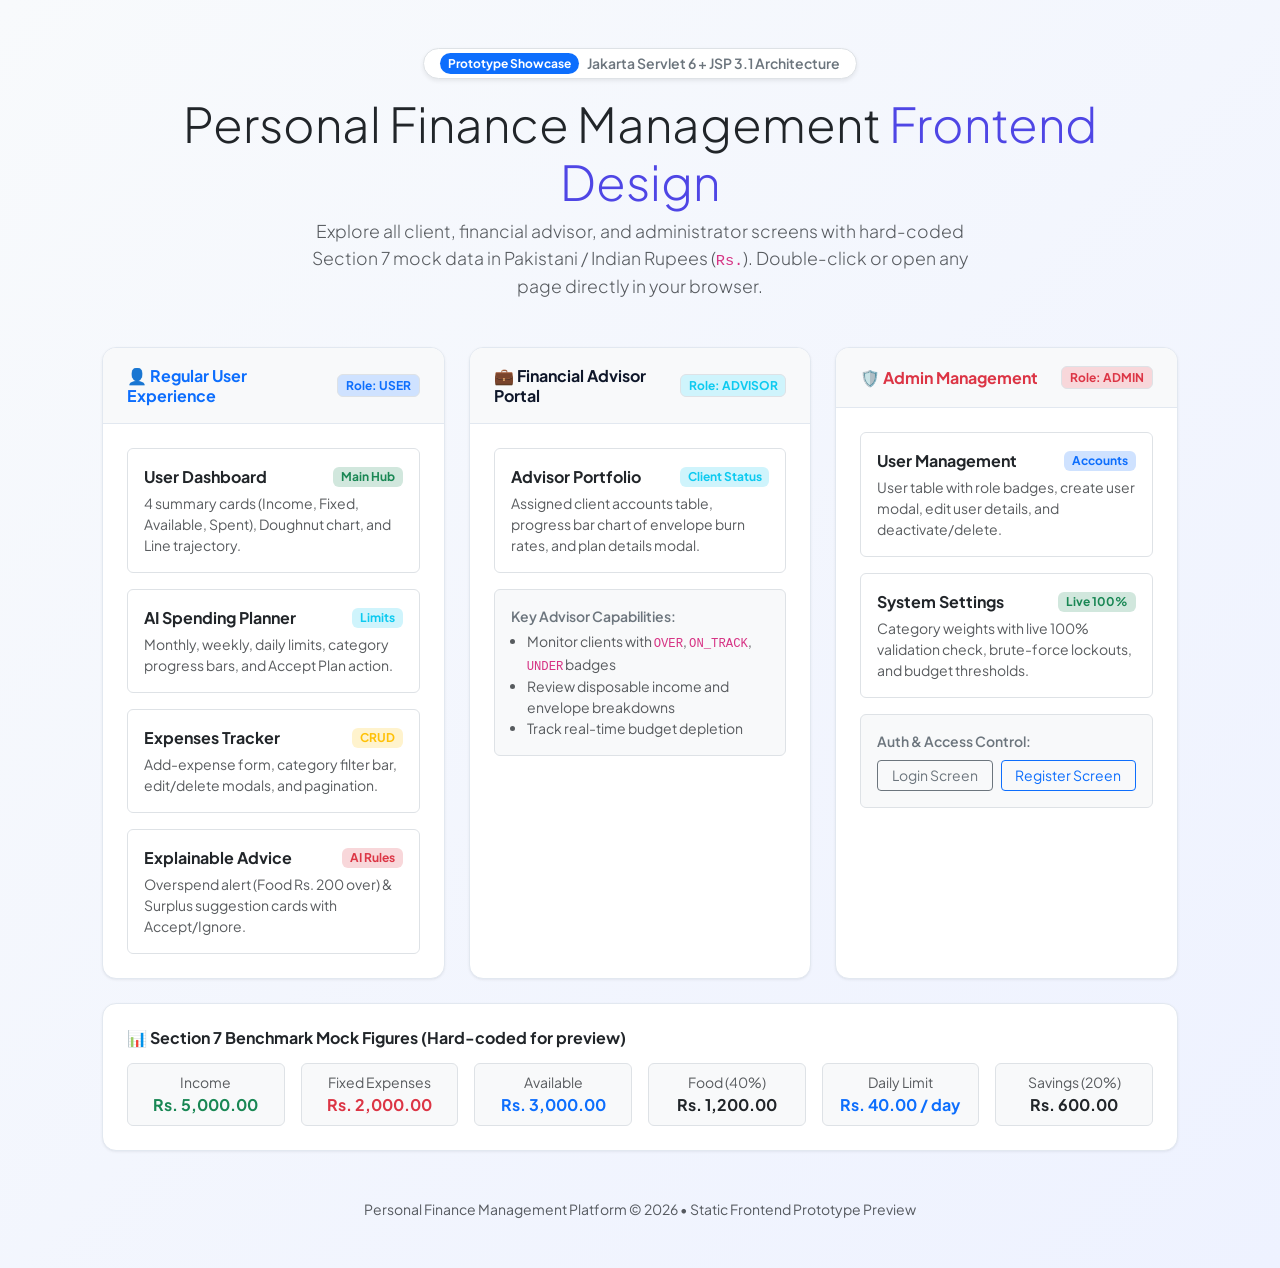
<file: preview/index.html>
<!DOCTYPE html>
<html lang="en">
<head>
    <meta charset="UTF-8">
    <meta name="viewport" content="width=device-width, initial-scale=1.0">
    <title>Frontend UI Preview Hub | Personal Finance Management Platform</title>
    <link href="https://cdn.jsdelivr.net/npm/bootstrap@5.3.3/dist/css/bootstrap.min.css" rel="stylesheet">
    <link rel="stylesheet" href="css/style.css">
</head>
<body style="background: linear-gradient(135deg, #f8fafc 0%, #eef2ff 100%); min-height: 100vh;">
    <div class="container py-5" style="max-width: 1100px;">
        <div class="text-center mb-5">
            <div class="d-inline-flex align-items-center gap-2 px-3 py-1 rounded-pill bg-white shadow-sm border mb-3">
                <span class="badge bg-primary rounded-pill">Prototype Showcase</span>
                <span class="small fw-semibold text-secondary">Jakarta Servlet 6 + JSP 3.1 Architecture</span>
            </div>
            <h1 class="display-5 fw-extrabold text-dark tracking-tight mb-2">
                Personal Finance Management <span style="color: var(--primary-indigo);">Frontend Design</span>
            </h1>
            <p class="text-muted lead mx-auto" style="max-width: 680px; font-size: 1.1rem;">
                Explore all client, financial advisor, and administrator screens with hard-coded Section 7 mock data in Pakistani / Indian Rupees (<code>Rs.</code>). Double-click or open any page directly in your browser.
            </p>
        </div>

        <div class="row g-4">
            <!-- User Role Column -->
            <div class="col-md-4">
                <div class="card card-fintech h-100">
                    <div class="card-header-clean bg-light">
                        <h6 class="text-primary mb-0">👤 Regular User Experience</h6>
                        <span class="badge bg-primary-subtle text-primary border">Role: USER</span>
                    </div>
                    <div class="card-body-clean d-flex flex-column gap-3">
                        <a href="user-dashboard.html" class="d-block p-3 rounded border text-decoration-none bg-white hover-shadow transition">
                            <div class="d-flex justify-content-between align-items-center mb-1">
                                <strong class="text-dark">User Dashboard</strong>
                                <span class="badge bg-success-subtle text-success">Main Hub</span>
                            </div>
                            <small class="text-muted d-block">4 summary cards (Income, Fixed, Available, Spent), Doughnut chart, and Line trajectory.</small>
                        </a>

                        <a href="planner.html" class="d-block p-3 rounded border text-decoration-none bg-white hover-shadow transition">
                            <div class="d-flex justify-content-between align-items-center mb-1">
                                <strong class="text-dark">AI Spending Planner</strong>
                                <span class="badge bg-info-subtle text-info">Limits</span>
                            </div>
                            <small class="text-muted d-block">Monthly, weekly, daily limits, category progress bars, and Accept Plan action.</small>
                        </a>

                        <a href="expenses.html" class="d-block p-3 rounded border text-decoration-none bg-white hover-shadow transition">
                            <div class="d-flex justify-content-between align-items-center mb-1">
                                <strong class="text-dark">Expenses Tracker</strong>
                                <span class="badge bg-warning-subtle text-warning">CRUD</span>
                            </div>
                            <small class="text-muted d-block">Add-expense form, category filter bar, edit/delete modals, and pagination.</small>
                        </a>

                        <a href="advice.html" class="d-block p-3 rounded border text-decoration-none bg-white hover-shadow transition">
                            <div class="d-flex justify-content-between align-items-center mb-1">
                                <strong class="text-dark">Explainable Advice</strong>
                                <span class="badge bg-danger-subtle text-danger">AI Rules</span>
                            </div>
                            <small class="text-muted d-block">Overspend alert (Food Rs. 200 over) &amp; Surplus suggestion cards with Accept/Ignore.</small>
                        </a>
                    </div>
                </div>
            </div>

            <!-- Advisor Role Column -->
            <div class="col-md-4">
                <div class="card card-fintech h-100">
                    <div class="card-header-clean bg-light">
                        <h6 class="text-teal mb-0">💼 Financial Advisor Portal</h6>
                        <span class="badge bg-info-subtle text-info border">Role: ADVISOR</span>
                    </div>
                    <div class="card-body-clean d-flex flex-column gap-3">
                        <a href="advisor-dashboard.html" class="d-block p-3 rounded border text-decoration-none bg-white hover-shadow transition">
                            <div class="d-flex justify-content-between align-items-center mb-1">
                                <strong class="text-dark">Advisor Portfolio</strong>
                                <span class="badge bg-info-subtle text-info">Client Status</span>
                            </div>
                            <small class="text-muted d-block">Assigned client accounts table, progress bar chart of envelope burn rates, and plan details modal.</small>
                        </a>

                        <div class="p-3 rounded border bg-light">
                            <div class="fw-semibold text-secondary small mb-1">Key Advisor Capabilities:</div>
                            <ul class="small text-muted ps-3 mb-0">
                                <li>Monitor clients with <code>OVER</code>, <code>ON_TRACK</code>, <code>UNDER</code> badges</li>
                                <li>Review disposable income and envelope breakdowns</li>
                                <li>Track real-time budget depletion</li>
                            </ul>
                        </div>
                    </div>
                </div>
            </div>

            <!-- Admin Role Column -->
            <div class="col-md-4">
                <div class="card card-fintech h-100">
                    <div class="card-header-clean bg-light">
                        <h6 class="text-danger mb-0">🛡️ Admin Management</h6>
                        <span class="badge bg-danger-subtle text-danger border">Role: ADMIN</span>
                    </div>
                    <div class="card-body-clean d-flex flex-column gap-3">
                        <a href="admin-users.html" class="d-block p-3 rounded border text-decoration-none bg-white hover-shadow transition">
                            <div class="d-flex justify-content-between align-items-center mb-1">
                                <strong class="text-dark">User Management</strong>
                                <span class="badge bg-primary-subtle text-primary">Accounts</span>
                            </div>
                            <small class="text-muted d-block">User table with role badges, create user modal, edit user details, and deactivate/delete.</small>
                        </a>

                        <a href="admin-settings.html" class="d-block p-3 rounded border text-decoration-none bg-white hover-shadow transition">
                            <div class="d-flex justify-content-between align-items-center mb-1">
                                <strong class="text-dark">System Settings</strong>
                                <span class="badge bg-success-subtle text-success">Live 100%</span>
                            </div>
                            <small class="text-muted d-block">Category weights with live 100% validation check, brute-force lockouts, and budget thresholds.</small>
                        </a>

                        <div class="p-3 rounded border bg-light">
                            <div class="fw-semibold text-secondary small mb-1">Auth &amp; Access Control:</div>
                            <div class="d-flex gap-2 mt-2">
                                <a href="login.html" class="btn btn-sm btn-outline-secondary flex-fill">Login Screen</a>
                                <a href="register.html" class="btn btn-sm btn-outline-primary flex-fill">Register Screen</a>
                            </div>
                        </div>
                    </div>
                </div>
            </div>
        </div>

        <!-- Section 7 Mock Numbers Summary Pill -->
        <div class="card card-fintech mt-4 bg-white p-4">
            <h6 class="fw-bold text-dark mb-3">📊 Section 7 Benchmark Mock Figures (Hard-coded for preview)</h6>
            <div class="row g-3 text-center small">
                <div class="col-6 col-md-2">
                    <div class="p-2 border rounded bg-light">
                        <div class="text-muted">Income</div>
                        <strong class="text-success fs-6">Rs. 5,000.00</strong>
                    </div>
                </div>
                <div class="col-6 col-md-2">
                    <div class="p-2 border rounded bg-light">
                        <div class="text-muted">Fixed Expenses</div>
                        <strong class="text-danger fs-6">Rs. 2,000.00</strong>
                    </div>
                </div>
                <div class="col-6 col-md-2">
                    <div class="p-2 border rounded bg-light">
                        <div class="text-muted">Available</div>
                        <strong class="text-primary fs-6">Rs. 3,000.00</strong>
                    </div>
                </div>
                <div class="col-6 col-md-2">
                    <div class="p-2 border rounded bg-light">
                        <div class="text-muted">Food (40%)</div>
                        <strong class="text-dark fs-6">Rs. 1,200.00</strong>
                    </div>
                </div>
                <div class="col-6 col-md-2">
                    <div class="p-2 border rounded bg-light">
                        <div class="text-muted">Daily Limit</div>
                        <strong class="text-primary fs-6">Rs. 40.00 / day</strong>
                    </div>
                </div>
                <div class="col-6 col-md-2">
                    <div class="p-2 border rounded bg-light">
                        <div class="text-muted">Savings (20%)</div>
                        <strong class="text-teal fs-6">Rs. 600.00</strong>
                    </div>
                </div>
            </div>
        </div>

        <div class="text-center mt-5 text-muted small">
            Personal Finance Management Platform &copy; 2026 • Static Frontend Prototype Preview
        </div>
    </div>
</body>
</html>
</file>
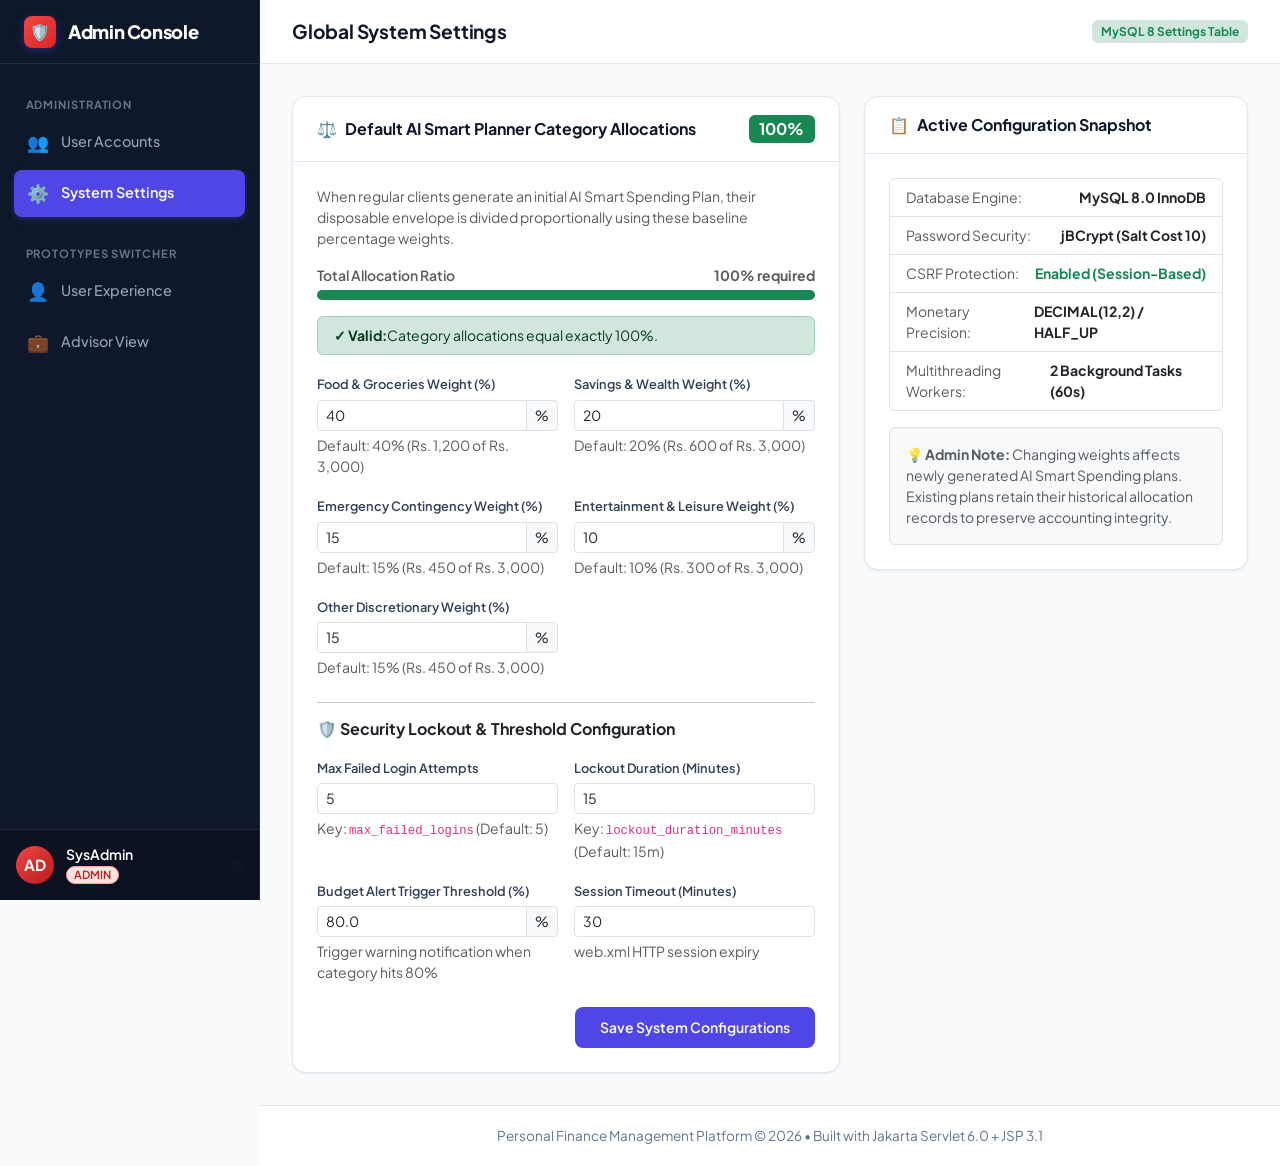
<file: preview/admin-settings.html>
<!DOCTYPE html>
<html lang="en">
<head>
    <meta charset="UTF-8">
    <meta name="viewport" content="width=device-width, initial-scale=1.0">
    <title>System Settings &amp; AI Allocation Weights - Admin Console</title>
    <link href="https://cdn.jsdelivr.net/npm/bootstrap@5.3.3/dist/css/bootstrap.min.css" rel="stylesheet">
    <link rel="stylesheet" href="css/style.css">
</head>
<body>
    <div class="app-wrapper">
        <!-- Sidebar Backdrop for Mobile -->
        <div class="sidebar-backdrop" id="sidebarBackdrop"></div>

        <!-- Fixed Left Sidebar -->
        <aside class="app-sidebar" id="appSidebar">
            <a href="index.html" class="sidebar-brand">
                <span class="brand-icon" style="background: linear-gradient(135deg, #ef4444 0%, #dc2626 100%);">🛡️</span>
                <span>Admin Console</span>
            </a>

            <div class="sidebar-menu">
                <div class="sidebar-heading">Administration</div>
                <a href="admin-users.html" class="sidebar-nav-item">
                    <span class="nav-icon">👥</span>
                    <span>User Accounts</span>
                </a>
                <a href="admin-settings.html" class="sidebar-nav-item active">
                    <span class="nav-icon">⚙️</span>
                    <span>System Settings</span>
                </a>

                <div class="sidebar-heading mt-3">Prototypes Switcher</div>
                <a href="user-dashboard.html" class="sidebar-nav-item">
                    <span class="nav-icon">👤</span>
                    <span>User Experience</span>
                </a>
                <a href="advisor-dashboard.html" class="sidebar-nav-item">
                    <span class="nav-icon">💼</span>
                    <span>Advisor View</span>
                </a>
            </div>

            <div class="sidebar-footer">
                <div class="sidebar-user">
                    <div class="user-avatar" style="background: linear-gradient(135deg, #ef4444, #b91c1c);">AD</div>
                    <div class="user-info">
                        <div class="user-name">SysAdmin</div>
                        <span class="badge badge-role-admin user-role-badge">ADMIN</span>
                    </div>
                    <a href="login.html" class="ms-auto text-muted text-decoration-none" title="Log Out">⎋</a>
                </div>
            </div>
        </aside>

        <!-- Main Content Area -->
        <div class="app-main">
            <!-- Topbar -->
            <header class="app-topbar">
                <div class="topbar-left">
                    <button class="sidebar-toggle-btn" id="sidebarToggleBtn" aria-label="Toggle Navigation">☰</button>
                    <h1 class="page-title">Global System Settings</h1>
                </div>

                <div class="topbar-right">
                    <span class="badge bg-success-subtle text-success border">MySQL 8 Settings Table</span>
                </div>
            </header>

            <!-- Page Body Content -->
            <main class="app-content">
                <div class="row g-4">
                    <!-- Left: Category Allocation Weights (with Live 100% check) -->
                    <div class="col-lg-7">
                        <div class="card card-fintech h-100">
                            <div class="card-header-clean">
                                <h6><span>⚖️</span> Default AI Smart Planner Category Allocations</h6>
                                <span class="badge bg-primary" id="weightSumDisplay">100%</span>
                            </div>
                            <div class="card-body-clean">
                                <p class="text-muted small mb-3">
                                    When regular clients generate an initial AI Smart Spending Plan, their disposable envelope is divided proportionally using these baseline percentage weights.
                                </p>

                                <!-- Live 100% Progress Bar -->
                                <div class="mb-3">
                                    <div class="d-flex justify-content-between small text-muted mb-1">
                                        <span class="fw-semibold">Total Allocation Ratio</span>
                                        <span class="fw-bold" id="weightRatioText">100% required</span>
                                    </div>
                                    <div class="progress" style="height: 10px;">
                                        <div class="progress-bar bg-success" id="weightSumProgress" role="progressbar" style="width: 100%;"></div>
                                    </div>
                                </div>

                                <!-- Validation Alert Display -->
                                <div id="weightValidationAlert" class="alert alert-success d-flex align-items-center py-2 px-3 small mb-4">
                                    <strong>✓ Valid:</strong> Category allocations equal exactly 100%.
                                </div>

                                <form id="settingsForm" data-preview-handler="true" data-preview-action="System Settings Updated">
                                    <input type="hidden" name="csrfToken" value="preview-token">
                                    
                                    <div class="row g-3 mb-4">
                                        <div class="col-sm-6">
                                            <label class="form-label-clean">Food &amp; Groceries Weight (%)</label>
                                            <div class="input-group input-group-sm">
                                                <input type="number" step="1" min="0" max="100" class="form-control weight-input" id="weightFood" name="weight_Food" value="40" required>
                                                <span class="input-group-text">%</span>
                                            </div>
                                            <div class="form-text small">Default: 40% (Rs. 1,200 of Rs. 3,000)</div>
                                        </div>

                                        <div class="col-sm-6">
                                            <label class="form-label-clean">Savings &amp; Wealth Weight (%)</label>
                                            <div class="input-group input-group-sm">
                                                <input type="number" step="1" min="0" max="100" class="form-control weight-input" id="weightSavings" name="weight_Savings" value="20" required>
                                                <span class="input-group-text">%</span>
                                            </div>
                                            <div class="form-text small">Default: 20% (Rs. 600 of Rs. 3,000)</div>
                                        </div>

                                        <div class="col-sm-6">
                                            <label class="form-label-clean">Emergency Contingency Weight (%)</label>
                                            <div class="input-group input-group-sm">
                                                <input type="number" step="1" min="0" max="100" class="form-control weight-input" id="weightEmergency" name="weight_Emergency" value="15" required>
                                                <span class="input-group-text">%</span>
                                            </div>
                                            <div class="form-text small">Default: 15% (Rs. 450 of Rs. 3,000)</div>
                                        </div>

                                        <div class="col-sm-6">
                                            <label class="form-label-clean">Entertainment &amp; Leisure Weight (%)</label>
                                            <div class="input-group input-group-sm">
                                                <input type="number" step="1" min="0" max="100" class="form-control weight-input" id="weightEntertainment" name="weight_Entertainment" value="10" required>
                                                <span class="input-group-text">%</span>
                                            </div>
                                            <div class="form-text small">Default: 10% (Rs. 300 of Rs. 3,000)</div>
                                        </div>

                                        <div class="col-sm-6">
                                            <label class="form-label-clean">Other Discretionary Weight (%)</label>
                                            <div class="input-group input-group-sm">
                                                <input type="number" step="1" min="0" max="100" class="form-control weight-input" id="weightOther" name="weight_Other" value="15" required>
                                                <span class="input-group-text">%</span>
                                            </div>
                                            <div class="form-text small">Default: 15% (Rs. 450 of Rs. 3,000)</div>
                                        </div>
                                    </div>

                                    <hr>

                                    <!-- Right/Bottom: Thresholds and Lockouts -->
                                    <h6 class="fw-bold text-dark mb-3">🛡️ Security Lockout &amp; Threshold Configuration</h6>
                                    <div class="row g-3">
                                        <div class="col-sm-6">
                                            <label class="form-label-clean">Max Failed Login Attempts</label>
                                            <input type="number" step="1" min="1" class="form-control form-control-sm" name="max_failed_logins" value="5" required>
                                            <div class="form-text small">Key: <code>max_failed_logins</code> (Default: 5)</div>
                                        </div>

                                        <div class="col-sm-6">
                                            <label class="form-label-clean">Lockout Duration (Minutes)</label>
                                            <input type="number" step="1" min="1" class="form-control form-control-sm" name="lockout_duration_minutes" value="15" required>
                                            <div class="form-text small">Key: <code>lockout_duration_minutes</code> (Default: 15m)</div>
                                        </div>

                                        <div class="col-sm-6">
                                            <label class="form-label-clean">Budget Alert Trigger Threshold (%)</label>
                                            <div class="input-group input-group-sm">
                                                <input type="number" step="0.1" min="1" max="100" class="form-control form-control-sm" name="default_alert_threshold" value="80.0" required>
                                                <span class="input-group-text">%</span>
                                            </div>
                                            <div class="form-text small">Trigger warning notification when category hits 80%</div>
                                        </div>

                                        <div class="col-sm-6">
                                            <label class="form-label-clean">Session Timeout (Minutes)</label>
                                            <input type="number" step="1" min="5" class="form-control form-control-sm" name="session_timeout_minutes" value="30" required>
                                            <div class="form-text small">web.xml HTTP session expiry</div>
                                        </div>

                                        <div class="col-12 mt-4 text-end">
                                            <button type="submit" id="saveSettingsBtn" class="btn btn-indigo px-4">
                                                Save System Configurations
                                            </button>
                                        </div>
                                    </div>
                                </form>
                            </div>
                        </div>
                    </div>

                    <!-- Right Column: System Diagnostic Information -->
                    <div class="col-lg-5">
                        <div class="card card-fintech mb-4">
                            <div class="card-header-clean">
                                <h6><span>📋</span> Active Configuration Snapshot</h6>
                            </div>
                            <div class="card-body-clean small">
                                <ul class="list-group list-group-flush border rounded mb-3">
                                    <li class="list-group-item d-flex justify-content-between">
                                        <span class="text-muted">Database Engine:</span>
                                        <strong>MySQL 8.0 InnoDB</strong>
                                    </li>
                                    <li class="list-group-item d-flex justify-content-between">
                                        <span class="text-muted">Password Security:</span>
                                        <strong>jBCrypt (Salt Cost 10)</strong>
                                    </li>
                                    <li class="list-group-item d-flex justify-content-between">
                                        <span class="text-muted">CSRF Protection:</span>
                                        <strong class="text-success">Enabled (Session-Based)</strong>
                                    </li>
                                    <li class="list-group-item d-flex justify-content-between">
                                        <span class="text-muted">Monetary Precision:</span>
                                        <strong>DECIMAL(12,2) / HALF_UP</strong>
                                    </li>
                                    <li class="list-group-item d-flex justify-content-between">
                                        <span class="text-muted">Multithreading Workers:</span>
                                        <strong>2 Background Tasks (60s)</strong>
                                    </li>
                                </ul>

                                <div class="p-3 bg-light rounded border text-muted">
                                    <strong>💡 Admin Note:</strong> Changing weights affects newly generated AI Smart Spending plans. Existing plans retain their historical allocation records to preserve accounting integrity.
                                </div>
                            </div>
                        </div>
                    </div>
                </div>
            </main>

            <!-- App Footer -->
            <footer class="app-footer">
                Personal Finance Management Platform &copy; 2026 • Built with Jakarta Servlet 6.0 + JSP 3.1
            </footer>
        </div>
    </div>

    <!-- Toast Container -->
    <div class="toast-container-custom"></div>

    <script src="https://cdn.jsdelivr.net/npm/bootstrap@5.3.3/dist/js/bootstrap.bundle.min.js"></script>
    <script src="js/charts.js"></script>
</body>
</html>
</file>
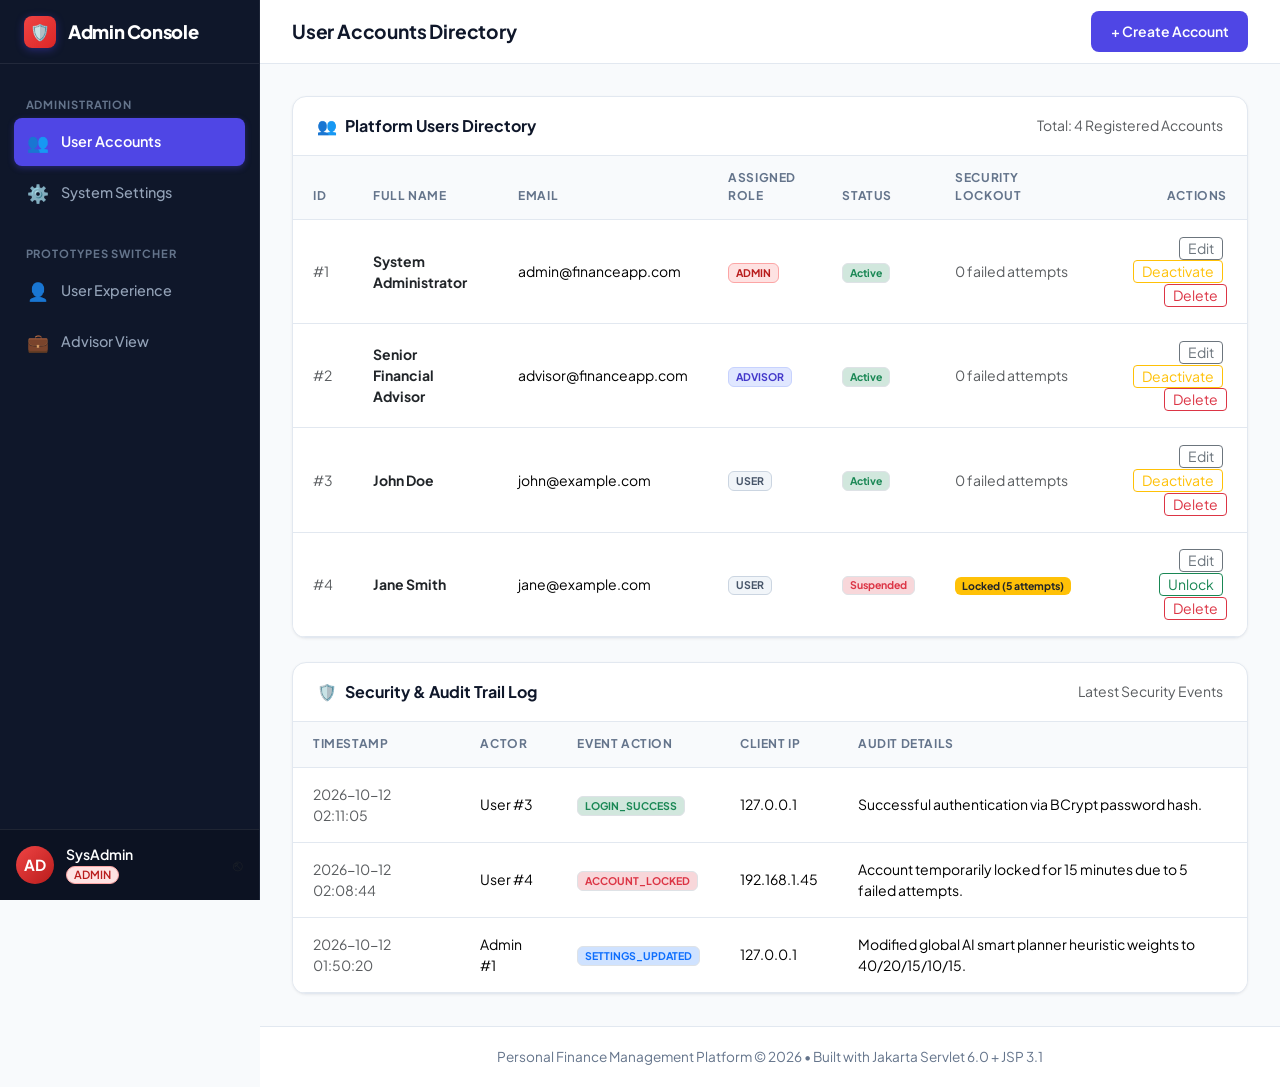
<file: preview/admin-users.html>
<!DOCTYPE html>
<html lang="en">
<head>
    <meta charset="UTF-8">
    <meta name="viewport" content="width=device-width, initial-scale=1.0">
    <title>User Accounts Directory - Admin Console</title>
    <link href="https://cdn.jsdelivr.net/npm/bootstrap@5.3.3/dist/css/bootstrap.min.css" rel="stylesheet">
    <link rel="stylesheet" href="css/style.css">
</head>
<body>
    <div class="app-wrapper">
        <!-- Sidebar Backdrop for Mobile -->
        <div class="sidebar-backdrop" id="sidebarBackdrop"></div>

        <!-- Fixed Left Sidebar -->
        <aside class="app-sidebar" id="appSidebar">
            <a href="index.html" class="sidebar-brand">
                <span class="brand-icon" style="background: linear-gradient(135deg, #ef4444 0%, #dc2626 100%);">🛡️</span>
                <span>Admin Console</span>
            </a>

            <div class="sidebar-menu">
                <div class="sidebar-heading">Administration</div>
                <a href="admin-users.html" class="sidebar-nav-item active">
                    <span class="nav-icon">👥</span>
                    <span>User Accounts</span>
                </a>
                <a href="admin-settings.html" class="sidebar-nav-item">
                    <span class="nav-icon">⚙️</span>
                    <span>System Settings</span>
                </a>

                <div class="sidebar-heading mt-3">Prototypes Switcher</div>
                <a href="user-dashboard.html" class="sidebar-nav-item">
                    <span class="nav-icon">👤</span>
                    <span>User Experience</span>
                </a>
                <a href="advisor-dashboard.html" class="sidebar-nav-item">
                    <span class="nav-icon">💼</span>
                    <span>Advisor View</span>
                </a>
            </div>

            <div class="sidebar-footer">
                <div class="sidebar-user">
                    <div class="user-avatar" style="background: linear-gradient(135deg, #ef4444, #b91c1c);">AD</div>
                    <div class="user-info">
                        <div class="user-name">SysAdmin</div>
                        <span class="badge badge-role-admin user-role-badge">ADMIN</span>
                    </div>
                    <a href="login.html" class="ms-auto text-muted text-decoration-none" title="Log Out">⎋</a>
                </div>
            </div>
        </aside>

        <!-- Main Content Area -->
        <div class="app-main">
            <!-- Topbar -->
            <header class="app-topbar">
                <div class="topbar-left">
                    <button class="sidebar-toggle-btn" id="sidebarToggleBtn" aria-label="Toggle Navigation">☰</button>
                    <h1 class="page-title">User Accounts Directory</h1>
                </div>

                <div class="topbar-right">
                    <button class="btn btn-indigo btn-sm" data-bs-toggle="modal" data-bs-target="#createUserModal">
                        + Create Account
                    </button>
                </div>
            </header>

            <!-- Page Body Content -->
            <main class="app-content">
                <!-- User Accounts Table Card -->
                <div class="card card-fintech mb-4">
                    <div class="card-header-clean">
                        <h6><span>👥</span> Platform Users Directory</h6>
                        <span class="small text-muted">Total: 4 Registered Accounts</span>
                    </div>
                    <div class="table-responsive">
                        <table class="table table-fintech">
                            <thead>
                                <tr>
                                    <th>ID</th>
                                    <th>Full Name</th>
                                    <th>Email</th>
                                    <th>Assigned Role</th>
                                    <th>Status</th>
                                    <th>Security Lockout</th>
                                    <th class="text-end">Actions</th>
                                </tr>
                            </thead>
                            <tbody>
                                <tr>
                                    <td class="text-muted">#1</td>
                                    <td class="fw-bold text-dark">System Administrator</td>
                                    <td>admin@financeapp.com</td>
                                    <td><span class="badge badge-role-admin">ADMIN</span></td>
                                    <td><span class="badge bg-success-subtle text-success border">Active</span></td>
                                    <td><span class="text-muted">0 failed attempts</span></td>
                                    <td class="text-end">
                                        <button class="btn btn-sm btn-outline-secondary py-0 px-2 me-1" data-bs-toggle="modal" data-bs-target="#editUserModal">Edit</button>
                                        <button class="btn btn-sm btn-outline-warning py-0 px-2 me-1" onclick="showToast('Status Updated', 'User active status toggled.')">Deactivate</button>
                                        <button class="btn btn-sm btn-outline-danger py-0 px-2" data-bs-toggle="modal" data-bs-target="#deleteUserModal">Delete</button>
                                    </td>
                                </tr>
                                <tr>
                                    <td class="text-muted">#2</td>
                                    <td class="fw-bold text-dark">Senior Financial Advisor</td>
                                    <td>advisor@financeapp.com</td>
                                    <td><span class="badge badge-role-advisor">ADVISOR</span></td>
                                    <td><span class="badge bg-success-subtle text-success border">Active</span></td>
                                    <td><span class="text-muted">0 failed attempts</span></td>
                                    <td class="text-end">
                                        <button class="btn btn-sm btn-outline-secondary py-0 px-2 me-1" data-bs-toggle="modal" data-bs-target="#editUserModal">Edit</button>
                                        <button class="btn btn-sm btn-outline-warning py-0 px-2 me-1" onclick="showToast('Status Updated', 'User active status toggled.')">Deactivate</button>
                                        <button class="btn btn-sm btn-outline-danger py-0 px-2" data-bs-toggle="modal" data-bs-target="#deleteUserModal">Delete</button>
                                    </td>
                                </tr>
                                <tr>
                                    <td class="text-muted">#3</td>
                                    <td class="fw-bold text-dark">John Doe</td>
                                    <td>john@example.com</td>
                                    <td><span class="badge badge-role-user">USER</span></td>
                                    <td><span class="badge bg-success-subtle text-success border">Active</span></td>
                                    <td><span class="text-muted">0 failed attempts</span></td>
                                    <td class="text-end">
                                        <button class="btn btn-sm btn-outline-secondary py-0 px-2 me-1" data-bs-toggle="modal" data-bs-target="#editUserModal">Edit</button>
                                        <button class="btn btn-sm btn-outline-warning py-0 px-2 me-1" onclick="showToast('Status Updated', 'User active status toggled.')">Deactivate</button>
                                        <button class="btn btn-sm btn-outline-danger py-0 px-2" data-bs-toggle="modal" data-bs-target="#deleteUserModal">Delete</button>
                                    </td>
                                </tr>
                                <tr>
                                    <td class="text-muted">#4</td>
                                    <td class="fw-bold text-dark">Jane Smith</td>
                                    <td>jane@example.com</td>
                                    <td><span class="badge badge-role-user">USER</span></td>
                                    <td><span class="badge bg-danger-subtle text-danger border">Suspended</span></td>
                                    <td><span class="badge bg-warning text-dark">Locked (5 attempts)</span></td>
                                    <td class="text-end">
                                        <button class="btn btn-sm btn-outline-secondary py-0 px-2 me-1" data-bs-toggle="modal" data-bs-target="#editUserModal">Edit</button>
                                        <button class="btn btn-sm btn-outline-success py-0 px-2 me-1" onclick="showToast('Lockout Reset', 'Account unlocked and failed counter reset.')">Unlock</button>
                                        <button class="btn btn-sm btn-outline-danger py-0 px-2" data-bs-toggle="modal" data-bs-target="#deleteUserModal">Delete</button>
                                    </td>
                                </tr>
                            </tbody>
                        </table>
                    </div>
                </div>

                <!-- Security Audit Trail Snippet -->
                <div class="card card-fintech">
                    <div class="card-header-clean">
                        <h6><span>🛡️</span> Security &amp; Audit Trail Log</h6>
                        <span class="small text-muted">Latest Security Events</span>
                    </div>
                    <div class="table-responsive">
                        <table class="table table-fintech small">
                            <thead>
                                <tr>
                                    <th>Timestamp</th>
                                    <th>Actor</th>
                                    <th>Event Action</th>
                                    <th>Client IP</th>
                                    <th>Audit Details</th>
                                </tr>
                            </thead>
                            <tbody>
                                <tr>
                                    <td class="text-muted">2026-10-12 02:11:05</td>
                                    <td>User #3</td>
                                    <td><span class="badge bg-success-subtle text-success border">LOGIN_SUCCESS</span></td>
                                    <td>127.0.0.1</td>
                                    <td>Successful authentication via BCrypt password hash.</td>
                                </tr>
                                <tr>
                                    <td class="text-muted">2026-10-12 02:08:44</td>
                                    <td>User #4</td>
                                    <td><span class="badge bg-danger-subtle text-danger border">ACCOUNT_LOCKED</span></td>
                                    <td>192.168.1.45</td>
                                    <td>Account temporarily locked for 15 minutes due to 5 failed attempts.</td>
                                </tr>
                                <tr>
                                    <td class="text-muted">2026-10-12 01:50:20</td>
                                    <td>Admin #1</td>
                                    <td><span class="badge bg-primary-subtle text-primary border">SETTINGS_UPDATED</span></td>
                                    <td>127.0.0.1</td>
                                    <td>Modified global AI smart planner heuristic weights to 40/20/15/10/15.</td>
                                </tr>
                            </tbody>
                        </table>
                    </div>
                </div>
            </main>

            <!-- App Footer -->
            <footer class="app-footer">
                Personal Finance Management Platform &copy; 2026 • Built with Jakarta Servlet 6.0 + JSP 3.1
            </footer>
        </div>
    </div>

    <!-- Modal: Create User -->
    <div class="modal fade" id="createUserModal" tabindex="-1" aria-hidden="true">
        <div class="modal-dialog">
            <div class="modal-content">
                <form data-preview-handler="true" data-preview-action="User Account Created">
                    <input type="hidden" name="csrfToken" value="preview-token">
                    <div class="modal-header">
                        <h6 class="modal-title fw-bold">Create New User Account</h6>
                        <button type="button" class="btn-close" data-bs-dismiss="modal"></button>
                    </div>
                    <div class="modal-body small">
                        <div class="mb-2">
                            <label class="form-label-clean">Full Name</label>
                            <input type="text" class="form-control form-control-sm" name="name" placeholder="John Doe" required>
                        </div>
                        <div class="mb-2">
                            <label class="form-label-clean">Email Address</label>
                            <input type="email" class="form-control form-control-sm" name="email" placeholder="user@example.com" required>
                        </div>
                        <div class="mb-2">
                            <label class="form-label-clean">Temporary Password</label>
                            <input type="password" class="form-control form-control-sm" name="password" minlength="8" placeholder="Password123!" required>
                        </div>
                        <div class="mb-2">
                            <label class="form-label-clean">Role</label>
                            <select class="form-select form-select-sm" name="role" required>
                                <option value="USER" selected>USER (Standard Account)</option>
                                <option value="ADVISOR">ADVISOR (Financial Advisor)</option>
                                <option value="ADMIN">ADMIN (System Administrator)</option>
                            </select>
                        </div>
                    </div>
                    <div class="modal-footer">
                        <button type="button" class="btn btn-secondary btn-sm" data-bs-dismiss="modal">Cancel</button>
                        <button type="submit" class="btn btn-indigo btn-sm">Create Account</button>
                    </div>
                </form>
            </div>
        </div>
    </div>

    <!-- Modal: Edit User -->
    <div class="modal fade" id="editUserModal" tabindex="-1" aria-hidden="true">
        <div class="modal-dialog">
            <div class="modal-content">
                <form data-preview-handler="true" data-preview-action="User Account Updated">
                    <input type="hidden" name="csrfToken" value="preview-token">
                    <div class="modal-header">
                        <h6 class="modal-title fw-bold">Edit Account #3 (John Doe)</h6>
                        <button type="button" class="btn-close" data-bs-dismiss="modal"></button>
                    </div>
                    <div class="modal-body small">
                        <div class="mb-2">
                            <label class="form-label-clean">Full Name</label>
                            <input type="text" class="form-control form-control-sm" name="name" value="John Doe" required>
                        </div>
                        <div class="mb-2">
                            <label class="form-label-clean">Email Address</label>
                            <input type="email" class="form-control form-control-sm" name="email" value="john@example.com" required>
                        </div>
                        <div class="mb-2">
                            <label class="form-label-clean">Role</label>
                            <select class="form-select form-select-sm" name="role" required>
                                <option value="USER" selected>USER</option>
                                <option value="ADVISOR">ADVISOR</option>
                                <option value="ADMIN">ADMIN</option>
                            </select>
                        </div>
                        <div class="mb-2">
                            <label class="form-label-clean">Account Active Status</label>
                            <select class="form-select form-select-sm" name="active">
                                <option value="true" selected>Active</option>
                                <option value="false">Suspended / Deactivated</option>
                            </select>
                        </div>
                        <div class="mb-2">
                            <label class="form-label-clean">Reset Password (leave blank to keep current)</label>
                            <input type="password" class="form-control form-control-sm" name="newPassword" placeholder="New password">
                        </div>
                    </div>
                    <div class="modal-footer">
                        <button type="button" class="btn btn-secondary btn-sm" data-bs-dismiss="modal">Cancel</button>
                        <button type="submit" class="btn btn-indigo btn-sm">Save Changes</button>
                    </div>
                </form>
            </div>
        </div>
    </div>

    <!-- Modal: Delete User -->
    <div class="modal fade" id="deleteUserModal" tabindex="-1" aria-hidden="true">
        <div class="modal-dialog modal-sm">
            <div class="modal-content">
                <form data-preview-handler="true" data-preview-action="User Account Deleted">
                    <input type="hidden" name="csrfToken" value="preview-token">
                    <div class="modal-header">
                        <h6 class="modal-title fw-bold text-danger">Delete User</h6>
                        <button type="button" class="btn-close" data-bs-dismiss="modal"></button>
                    </div>
                    <div class="modal-body small">
                        Are you sure you want to permanently delete this user account? This will cascade to all associated expenses and spending plans.
                    </div>
                    <div class="modal-footer">
                        <button type="button" class="btn btn-secondary btn-sm" data-bs-dismiss="modal">Cancel</button>
                        <button type="submit" class="btn btn-danger btn-sm">Delete</button>
                    </div>
                </form>
            </div>
        </div>
    </div>

    <!-- Toast Container -->
    <div class="toast-container-custom"></div>

    <script src="https://cdn.jsdelivr.net/npm/bootstrap@5.3.3/dist/js/bootstrap.bundle.min.js"></script>
    <script src="js/charts.js"></script>
</body>
</html>
</file>
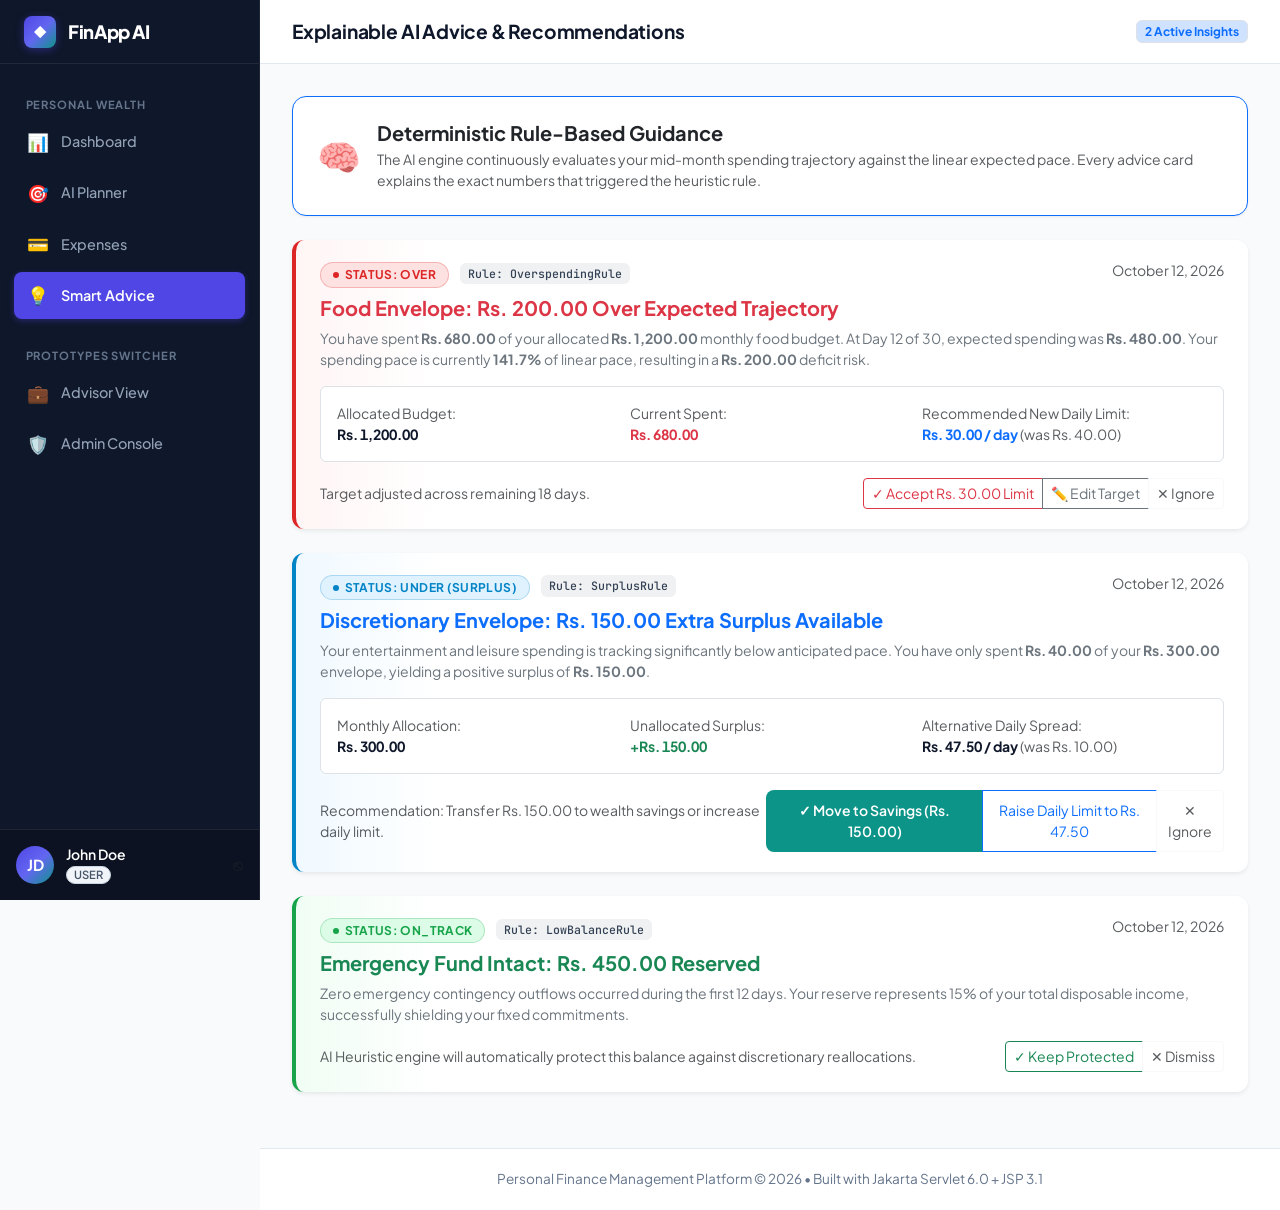
<file: preview/advice.html>
<!DOCTYPE html>
<html lang="en">
<head>
    <meta charset="UTF-8">
    <meta name="viewport" content="width=device-width, initial-scale=1.0">
    <title>AI Smart Advice & Insights - Personal Finance Management Platform</title>
    <link href="https://cdn.jsdelivr.net/npm/bootstrap@5.3.3/dist/css/bootstrap.min.css" rel="stylesheet">
    <link rel="stylesheet" href="css/style.css">
</head>
<body>
    <div class="app-wrapper">
        <!-- Sidebar Backdrop for Mobile -->
        <div class="sidebar-backdrop" id="sidebarBackdrop"></div>

        <!-- Fixed Left Sidebar -->
        <aside class="app-sidebar" id="appSidebar">
            <a href="index.html" class="sidebar-brand">
                <span class="brand-icon">◆</span>
                <span>FinApp AI</span>
            </a>

            <div class="sidebar-menu">
                <div class="sidebar-heading">Personal Wealth</div>
                <a href="user-dashboard.html" class="sidebar-nav-item">
                    <span class="nav-icon">📊</span>
                    <span>Dashboard</span>
                </a>
                <a href="planner.html" class="sidebar-nav-item">
                    <span class="nav-icon">🎯</span>
                    <span>AI Planner</span>
                </a>
                <a href="expenses.html" class="sidebar-nav-item">
                    <span class="nav-icon">💳</span>
                    <span>Expenses</span>
                </a>
                <a href="advice.html" class="sidebar-nav-item active">
                    <span class="nav-icon">💡</span>
                    <span>Smart Advice</span>
                </a>

                <div class="sidebar-heading mt-3">Prototypes Switcher</div>
                <a href="advisor-dashboard.html" class="sidebar-nav-item">
                    <span class="nav-icon">💼</span>
                    <span>Advisor View</span>
                </a>
                <a href="admin-users.html" class="sidebar-nav-item">
                    <span class="nav-icon">🛡️</span>
                    <span>Admin Console</span>
                </a>
            </div>

            <div class="sidebar-footer">
                <div class="sidebar-user">
                    <div class="user-avatar">JD</div>
                    <div class="user-info">
                        <div class="user-name">John Doe</div>
                        <span class="badge badge-role-user user-role-badge">USER</span>
                    </div>
                    <a href="login.html" class="ms-auto text-muted text-decoration-none" title="Log Out">⎋</a>
                </div>
            </div>
        </aside>

        <!-- Main Content Area -->
        <div class="app-main">
            <!-- Topbar -->
            <header class="app-topbar">
                <div class="topbar-left">
                    <button class="sidebar-toggle-btn" id="sidebarToggleBtn" aria-label="Toggle Navigation">☰</button>
                    <h1 class="page-title">Explainable AI Advice &amp; Recommendations</h1>
                </div>

                <div class="topbar-right">
                    <span class="badge bg-primary-subtle text-primary border">2 Active Insights</span>
                </div>
            </header>

            <!-- Page Body Content -->
            <main class="app-content">
                <!-- Overview Banner -->
                <div class="card card-fintech mb-4 border-primary bg-white p-4">
                    <div class="d-flex align-items-center gap-3">
                        <div style="font-size: 2.2rem;">🧠</div>
                        <div>
                            <h5 class="fw-bold mb-1">Deterministic Rule-Based Guidance</h5>
                            <p class="text-muted small mb-0">
                                The AI engine continuously evaluates your mid-month spending trajectory against the linear expected pace. Every advice card explains the exact numbers that triggered the heuristic rule.
                            </p>
                        </div>
                    </div>
                </div>

                <!-- Advice Card 1: Overspend Alert -->
                <div class="advice-card advice-over mb-4 shadow-sm">
                    <div class="d-flex justify-content-between align-items-start mb-2">
                        <div>
                            <span class="badge badge-status status-over me-2">STATUS: OVER</span>
                            <span class="advice-rule-chip">Rule: OverspendingRule</span>
                        </div>
                        <span class="small text-muted">October 12, 2026</span>
                    </div>

                    <h5 class="fw-bold text-danger mb-2">Food Envelope: Rs. 200.00 Over Expected Trajectory</h5>
                    
                    <p class="text-secondary small mb-3">
                        You have spent <strong>Rs. 680.00</strong> of your allocated <strong>Rs. 1,200.00</strong> monthly food budget. At Day 12 of 30, expected spending was <strong>Rs. 480.00</strong>. Your spending pace is currently <strong>141.7%</strong> of linear pace, resulting in a <strong>Rs. 200.00</strong> deficit risk.
                    </p>

                    <div class="p-3 bg-white rounded border mb-3 small">
                        <div class="row g-2">
                            <div class="col-sm-4">
                                <span class="text-muted d-block">Allocated Budget:</span>
                                <strong class="currency-amount">Rs. 1,200.00</strong>
                            </div>
                            <div class="col-sm-4">
                                <span class="text-muted d-block">Current Spent:</span>
                                <strong class="text-danger currency-amount">Rs. 680.00</strong>
                            </div>
                            <div class="col-sm-4">
                                <span class="text-muted d-block">Recommended New Daily Limit:</span>
                                <strong class="text-primary currency-amount">Rs. 30.00 / day</strong> 
                                <span class="text-muted">(was Rs. 40.00)</span>
                            </div>
                        </div>
                    </div>

                    <div class="d-flex justify-content-between align-items-center">
                        <small class="text-muted">Target adjusted across remaining 18 days.</small>
                        <div class="btn-group">
                            <button type="button" class="btn btn-sm btn-outline-danger" data-advice-action="accept">✓ Accept Rs. 30.00 Limit</button>
                            <button type="button" class="btn btn-sm btn-outline-secondary" data-advice-action="edit">✏️ Edit Target</button>
                            <button type="button" class="btn btn-sm btn-outline-light text-muted" data-advice-action="ignore">✕ Ignore</button>
                        </div>
                    </div>
                </div>

                <!-- Advice Card 2: Surplus Alert -->
                <div class="advice-card advice-surplus mb-4 shadow-sm">
                    <div class="d-flex justify-content-between align-items-start mb-2">
                        <div>
                            <span class="badge badge-status status-under me-2">STATUS: UNDER (SURPLUS)</span>
                            <span class="advice-rule-chip">Rule: SurplusRule</span>
                        </div>
                        <span class="small text-muted">October 12, 2026</span>
                    </div>

                    <h5 class="fw-bold text-primary mb-2">Discretionary Envelope: Rs. 150.00 Extra Surplus Available</h5>
                    
                    <p class="text-secondary small mb-3">
                        Your entertainment and leisure spending is tracking significantly below anticipated pace. You have only spent <strong>Rs. 40.00</strong> of your <strong>Rs. 300.00</strong> envelope, yielding a positive surplus of <strong>Rs. 150.00</strong>.
                    </p>

                    <div class="p-3 bg-white rounded border mb-3 small">
                        <div class="row g-2">
                            <div class="col-sm-4">
                                <span class="text-muted d-block">Monthly Allocation:</span>
                                <strong class="currency-amount">Rs. 300.00</strong>
                            </div>
                            <div class="col-sm-4">
                                <span class="text-muted d-block">Unallocated Surplus:</span>
                                <strong class="text-success currency-amount">+Rs. 150.00</strong>
                            </div>
                            <div class="col-sm-4">
                                <span class="text-muted d-block">Alternative Daily Spread:</span>
                                <strong class="text-teal currency-amount">Rs. 47.50 / day</strong>
                                <span class="text-muted">(was Rs. 10.00)</span>
                            </div>
                        </div>
                    </div>

                    <div class="d-flex justify-content-between align-items-center">
                        <small class="text-muted">Recommendation: Transfer Rs. 150.00 to wealth savings or increase daily limit.</small>
                        <div class="btn-group">
                            <button type="button" class="btn btn-sm btn-teal" data-advice-action="accept">✓ Move to Savings (Rs. 150.00)</button>
                            <button type="button" class="btn btn-sm btn-outline-primary" data-advice-action="accept">Raise Daily Limit to Rs. 47.50</button>
                            <button type="button" class="btn btn-sm btn-outline-light text-muted" data-advice-action="ignore">✕ Ignore</button>
                        </div>
                    </div>
                </div>

                <!-- Advice Card 3: Contingency Reserve Advisory -->
                <div class="advice-card advice-ontrack mb-4 shadow-sm">
                    <div class="d-flex justify-content-between align-items-start mb-2">
                        <div>
                            <span class="badge badge-status status-ontrack me-2">STATUS: ON_TRACK</span>
                            <span class="advice-rule-chip">Rule: LowBalanceRule</span>
                        </div>
                        <span class="small text-muted">October 12, 2026</span>
                    </div>

                    <h5 class="fw-bold text-success mb-2">Emergency Fund Intact: Rs. 450.00 Reserved</h5>
                    
                    <p class="text-secondary small mb-3">
                        Zero emergency contingency outflows occurred during the first 12 days. Your reserve represents 15% of your total disposable income, successfully shielding your fixed commitments.
                    </p>

                    <div class="d-flex justify-content-between align-items-center">
                        <small class="text-muted">AI Heuristic engine will automatically protect this balance against discretionary reallocations.</small>
                        <div class="btn-group">
                            <button type="button" class="btn btn-sm btn-outline-success" data-advice-action="accept">✓ Keep Protected</button>
                            <button type="button" class="btn btn-sm btn-outline-light text-muted" data-advice-action="ignore">✕ Dismiss</button>
                        </div>
                    </div>
                </div>
            </main>

            <!-- App Footer -->
            <footer class="app-footer">
                Personal Finance Management Platform &copy; 2026 • Built with Jakarta Servlet 6.0 + JSP 3.1
            </footer>
        </div>
    </div>

    <!-- Toast Container -->
    <div class="toast-container-custom"></div>

    <script src="https://cdn.jsdelivr.net/npm/bootstrap@5.3.3/dist/js/bootstrap.bundle.min.js"></script>
    <script src="js/charts.js"></script>
</body>
</html>
</file>
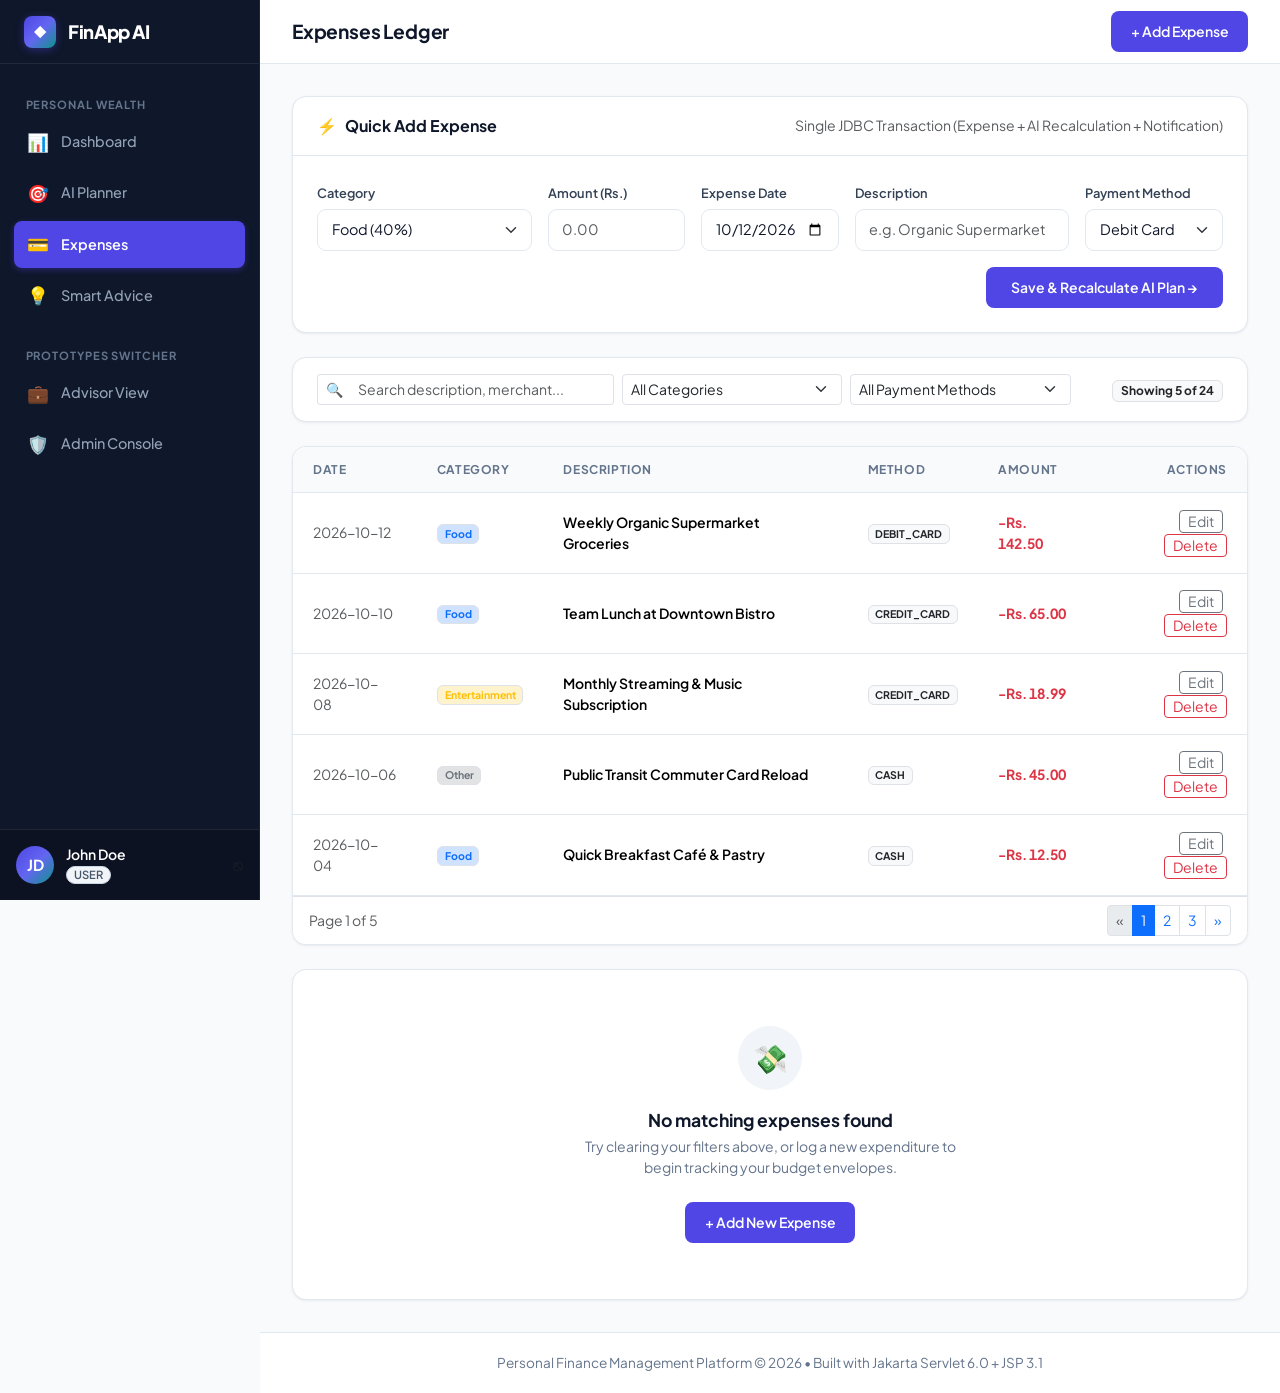
<file: preview/expenses.html>
<!DOCTYPE html>
<html lang="en">
<head>
    <meta charset="UTF-8">
    <meta name="viewport" content="width=device-width, initial-scale=1.0">
    <title>Expenses Tracker - Personal Finance Management Platform</title>
    <link href="https://cdn.jsdelivr.net/npm/bootstrap@5.3.3/dist/css/bootstrap.min.css" rel="stylesheet">
    <link rel="stylesheet" href="css/style.css">
</head>
<body>
    <div class="app-wrapper">
        <!-- Sidebar Backdrop for Mobile -->
        <div class="sidebar-backdrop" id="sidebarBackdrop"></div>

        <!-- Fixed Left Sidebar -->
        <aside class="app-sidebar" id="appSidebar">
            <a href="index.html" class="sidebar-brand">
                <span class="brand-icon">◆</span>
                <span>FinApp AI</span>
            </a>

            <div class="sidebar-menu">
                <div class="sidebar-heading">Personal Wealth</div>
                <a href="user-dashboard.html" class="sidebar-nav-item">
                    <span class="nav-icon">📊</span>
                    <span>Dashboard</span>
                </a>
                <a href="planner.html" class="sidebar-nav-item">
                    <span class="nav-icon">🎯</span>
                    <span>AI Planner</span>
                </a>
                <a href="expenses.html" class="sidebar-nav-item active">
                    <span class="nav-icon">💳</span>
                    <span>Expenses</span>
                </a>
                <a href="advice.html" class="sidebar-nav-item">
                    <span class="nav-icon">💡</span>
                    <span>Smart Advice</span>
                </a>

                <div class="sidebar-heading mt-3">Prototypes Switcher</div>
                <a href="advisor-dashboard.html" class="sidebar-nav-item">
                    <span class="nav-icon">💼</span>
                    <span>Advisor View</span>
                </a>
                <a href="admin-users.html" class="sidebar-nav-item">
                    <span class="nav-icon">🛡️</span>
                    <span>Admin Console</span>
                </a>
            </div>

            <div class="sidebar-footer">
                <div class="sidebar-user">
                    <div class="user-avatar">JD</div>
                    <div class="user-info">
                        <div class="user-name">John Doe</div>
                        <span class="badge badge-role-user user-role-badge">USER</span>
                    </div>
                    <a href="login.html" class="ms-auto text-muted text-decoration-none" title="Log Out">⎋</a>
                </div>
            </div>
        </aside>

        <!-- Main Content Area -->
        <div class="app-main">
            <!-- Topbar -->
            <header class="app-topbar">
                <div class="topbar-left">
                    <button class="sidebar-toggle-btn" id="sidebarToggleBtn" aria-label="Toggle Navigation">☰</button>
                    <h1 class="page-title">Expenses Ledger</h1>
                </div>

                <div class="topbar-right">
                    <button class="btn btn-indigo btn-sm" data-bs-toggle="modal" data-bs-target="#addExpenseModal">
                        + Add Expense
                    </button>
                </div>
            </header>

            <!-- Page Body Content -->
            <main class="app-content">
                <!-- Add Expense Quick Card / Form -->
                <div class="card card-fintech mb-4">
                    <div class="card-header-clean">
                        <h6><span>⚡</span> Quick Add Expense</h6>
                        <span class="small text-muted">Single JDBC Transaction (Expense + AI Recalculation + Notification)</span>
                    </div>
                    <div class="card-body-clean">
                        <form id="quickAddExpenseForm" data-preview-handler="true" data-preview-action="Expense Added">
                            <input type="hidden" name="csrfToken" value="preview-token">
                            <div class="row g-3">
                                <div class="col-md-3">
                                    <label class="form-label-clean">Category</label>
                                    <select class="form-select form-select-clean" name="categoryId" required>
                                        <option value="1" selected>Food (40%)</option>
                                        <option value="2">Savings (20%)</option>
                                        <option value="3">Emergency (15%)</option>
                                        <option value="4">Entertainment (10%)</option>
                                        <option value="5">Other (15%)</option>
                                    </select>
                                </div>
                                <div class="col-md-2">
                                    <label class="form-label-clean">Amount (Rs.)</label>
                                    <input type="number" step="0.01" min="0.01" class="form-control form-control-clean" name="amount" placeholder="0.00" required>
                                </div>
                                <div class="col-md-2">
                                    <label class="form-label-clean">Expense Date</label>
                                    <input type="date" class="form-control form-control-clean" name="expenseDate" value="2026-10-12" required>
                                </div>
                                <div class="col-md-3">
                                    <label class="form-label-clean">Description</label>
                                    <input type="text" class="form-control form-control-clean" name="description" placeholder="e.g. Organic Supermarket" required>
                                </div>
                                <div class="col-md-2">
                                    <label class="form-label-clean">Payment Method</label>
                                    <select class="form-select form-select-clean" name="paymentMethod">
                                        <option value="DEBIT_CARD" selected>Debit Card</option>
                                        <option value="CREDIT_CARD">Credit Card</option>
                                        <option value="CASH">Cash</option>
                                        <option value="TRANSFER">Online Transfer</option>
                                    </select>
                                </div>
                                <div class="col-12 text-end">
                                    <button type="submit" class="btn btn-indigo btn-sm px-4">Save &amp; Recalculate AI Plan →</button>
                                </div>
                            </div>
                        </form>
                    </div>
                </div>

                <!-- Filter & Search Toolbar -->
                <div class="card card-fintech mb-4">
                    <div class="card-body-clean py-3">
                        <div class="row g-2 align-items-center">
                            <div class="col-md-4">
                                <div class="input-group input-group-sm">
                                    <span class="input-group-text bg-white border-end-0">🔍</span>
                                    <input type="text" class="form-control border-start-0" id="searchFilter" placeholder="Search description, merchant...">
                                </div>
                            </div>
                            <div class="col-md-3">
                                <select class="form-select form-select-sm" id="categoryFilter">
                                    <option value="" selected>All Categories</option>
                                    <option value="Food">Food</option>
                                    <option value="Savings">Savings</option>
                                    <option value="Emergency">Emergency</option>
                                    <option value="Entertainment">Entertainment</option>
                                    <option value="Other">Other</option>
                                </select>
                            </div>
                            <div class="col-md-3">
                                <select class="form-select form-select-sm" id="paymentFilter">
                                    <option value="" selected>All Payment Methods</option>
                                    <option value="CARD">Cards</option>
                                    <option value="CASH">Cash</option>
                                    <option value="TRANSFER">Bank Transfer</option>
                                </select>
                            </div>
                            <div class="col-md-2 text-end">
                                <span class="badge bg-light text-dark border">Showing 5 of 24</span>
                            </div>
                        </div>
                    </div>
                </div>

                <!-- Expenses Table Card -->
                <div class="card card-fintech mb-4">
                    <div class="table-responsive">
                        <table class="table table-fintech" id="expensesTable">
                            <thead>
                                <tr>
                                    <th>Date</th>
                                    <th>Category</th>
                                    <th>Description</th>
                                    <th>Method</th>
                                    <th>Amount</th>
                                    <th class="text-end">Actions</th>
                                </tr>
                            </thead>
                            <tbody>
                                <tr>
                                    <td class="text-muted">2026-10-12</td>
                                    <td><span class="badge bg-primary-subtle text-primary border">Food</span></td>
                                    <td class="fw-semibold">Weekly Organic Supermarket Groceries</td>
                                    <td><span class="badge bg-light text-dark border">DEBIT_CARD</span></td>
                                    <td class="fw-bold text-danger currency-amount">-Rs. 142.50</td>
                                    <td class="text-end">
                                        <button class="btn btn-sm btn-outline-secondary py-0 px-2 me-1" data-bs-toggle="modal" data-bs-target="#editExpenseModal">Edit</button>
                                        <button class="btn btn-sm btn-outline-danger py-0 px-2" data-bs-toggle="modal" data-bs-target="#deleteExpenseModal">Delete</button>
                                    </td>
                                </tr>
                                <tr>
                                    <td class="text-muted">2026-10-10</td>
                                    <td><span class="badge bg-primary-subtle text-primary border">Food</span></td>
                                    <td class="fw-semibold">Team Lunch at Downtown Bistro</td>
                                    <td><span class="badge bg-light text-dark border">CREDIT_CARD</span></td>
                                    <td class="fw-bold text-danger currency-amount">-Rs. 65.00</td>
                                    <td class="text-end">
                                        <button class="btn btn-sm btn-outline-secondary py-0 px-2 me-1" data-bs-toggle="modal" data-bs-target="#editExpenseModal">Edit</button>
                                        <button class="btn btn-sm btn-outline-danger py-0 px-2" data-bs-toggle="modal" data-bs-target="#deleteExpenseModal">Delete</button>
                                    </td>
                                </tr>
                                <tr>
                                    <td class="text-muted">2026-10-08</td>
                                    <td><span class="badge bg-warning-subtle text-warning border">Entertainment</span></td>
                                    <td class="fw-semibold">Monthly Streaming &amp; Music Subscription</td>
                                    <td><span class="badge bg-light text-dark border">CREDIT_CARD</span></td>
                                    <td class="fw-bold text-danger currency-amount">-Rs. 18.99</td>
                                    <td class="text-end">
                                        <button class="btn btn-sm btn-outline-secondary py-0 px-2 me-1" data-bs-toggle="modal" data-bs-target="#editExpenseModal">Edit</button>
                                        <button class="btn btn-sm btn-outline-danger py-0 px-2" data-bs-toggle="modal" data-bs-target="#deleteExpenseModal">Delete</button>
                                    </td>
                                </tr>
                                <tr>
                                    <td class="text-muted">2026-10-06</td>
                                    <td><span class="badge bg-secondary-subtle text-secondary border">Other</span></td>
                                    <td class="fw-semibold">Public Transit Commuter Card Reload</td>
                                    <td><span class="badge bg-light text-dark border">CASH</span></td>
                                    <td class="fw-bold text-danger currency-amount">-Rs. 45.00</td>
                                    <td class="text-end">
                                        <button class="btn btn-sm btn-outline-secondary py-0 px-2 me-1" data-bs-toggle="modal" data-bs-target="#editExpenseModal">Edit</button>
                                        <button class="btn btn-sm btn-outline-danger py-0 px-2" data-bs-toggle="modal" data-bs-target="#deleteExpenseModal">Delete</button>
                                    </td>
                                </tr>
                                <tr>
                                    <td class="text-muted">2026-10-04</td>
                                    <td><span class="badge bg-primary-subtle text-primary border">Food</span></td>
                                    <td class="fw-semibold">Quick Breakfast Café &amp; Pastry</td>
                                    <td><span class="badge bg-light text-dark border">CASH</span></td>
                                    <td class="fw-bold text-danger currency-amount">-Rs. 12.50</td>
                                    <td class="text-end">
                                        <button class="btn btn-sm btn-outline-secondary py-0 px-2 me-1" data-bs-toggle="modal" data-bs-target="#editExpenseModal">Edit</button>
                                        <button class="btn btn-sm btn-outline-danger py-0 px-2" data-bs-toggle="modal" data-bs-target="#deleteExpenseModal">Delete</button>
                                    </td>
                                </tr>
                            </tbody>
                        </table>
                    </div>

                    <!-- Pagination -->
                    <div class="card-footer bg-white border-top d-flex justify-content-between align-items-center py-2 px-3 small">
                        <span class="text-muted">Page 1 of 5</span>
                        <ul class="pagination pagination-sm mb-0">
                            <li class="page-item disabled"><a class="page-link" href="#">«</a></li>
                            <li class="page-item active"><a class="page-link" href="#">1</a></li>
                            <li class="page-item"><a class="page-link" href="#">2</a></li>
                            <li class="page-item"><a class="page-link" href="#">3</a></li>
                            <li class="page-item"><a class="page-link" href="#">»</a></li>
                        </ul>
                    </div>
                </div>

                <!-- Empty State Component Demonstration -->
                <div class="card card-fintech">
                    <div class="empty-state">
                        <div class="empty-state-icon">💸</div>
                        <h6 class="empty-state-title">No matching expenses found</h6>
                        <p class="empty-state-desc">Try clearing your filters above, or log a new expenditure to begin tracking your budget envelopes.</p>
                        <button class="btn btn-indigo btn-sm" data-bs-toggle="modal" data-bs-target="#addExpenseModal">+ Add New Expense</button>
                    </div>
                </div>
            </main>

            <!-- App Footer -->
            <footer class="app-footer">
                Personal Finance Management Platform &copy; 2026 • Built with Jakarta Servlet 6.0 + JSP 3.1
            </footer>
        </div>
    </div>

    <!-- Modal: Add Expense -->
    <div class="modal fade" id="addExpenseModal" tabindex="-1" aria-hidden="true">
        <div class="modal-dialog">
            <div class="modal-content">
                <form data-preview-handler="true" data-preview-action="Expense Added">
                    <input type="hidden" name="csrfToken" value="preview-token">
                    <div class="modal-header">
                        <h6 class="modal-title fw-bold">Log New Expense</h6>
                        <button type="button" class="btn-close" data-bs-dismiss="modal"></button>
                    </div>
                    <div class="modal-body small">
                        <div class="mb-2">
                            <label class="form-label-clean">Category</label>
                            <select class="form-select form-select-sm" name="categoryId" required>
                                <option value="1">Food (40%)</option>
                                <option value="2">Savings (20%)</option>
                                <option value="3">Emergency (15%)</option>
                                <option value="4">Entertainment (10%)</option>
                                <option value="5">Other (15%)</option>
                            </select>
                        </div>
                        <div class="mb-2">
                            <label class="form-label-clean">Amount (Rs.)</label>
                            <input type="number" step="0.01" class="form-control form-control-sm" name="amount" placeholder="0.00" required>
                        </div>
                        <div class="mb-2">
                            <label class="form-label-clean">Date</label>
                            <input type="date" class="form-control form-control-sm" name="expenseDate" value="2026-10-12" required>
                        </div>
                        <div class="mb-2">
                            <label class="form-label-clean">Description</label>
                            <input type="text" class="form-control form-control-sm" name="description" placeholder="e.g. Supermarket Groceries" required>
                        </div>
                        <div class="mb-2">
                            <label class="form-label-clean">Payment Method</label>
                            <select class="form-select form-select-sm" name="paymentMethod">
                                <option value="DEBIT_CARD">Debit Card</option>
                                <option value="CREDIT_CARD">Credit Card</option>
                                <option value="CASH">Cash</option>
                                <option value="TRANSFER">Online Transfer</option>
                            </select>
                        </div>
                    </div>
                    <div class="modal-footer">
                        <button type="button" class="btn btn-secondary btn-sm" data-bs-dismiss="modal">Cancel</button>
                        <button type="submit" class="btn btn-indigo btn-sm">Save Expense</button>
                    </div>
                </form>
            </div>
        </div>
    </div>

    <!-- Modal: Edit Expense -->
    <div class="modal fade" id="editExpenseModal" tabindex="-1" aria-hidden="true">
        <div class="modal-dialog">
            <div class="modal-content">
                <form data-preview-handler="true" data-preview-action="Expense Updated">
                    <input type="hidden" name="csrfToken" value="preview-token">
                    <div class="modal-header">
                        <h6 class="modal-title fw-bold">Edit Expense #1</h6>
                        <button type="button" class="btn-close" data-bs-dismiss="modal"></button>
                    </div>
                    <div class="modal-body small">
                        <div class="mb-2">
                            <label class="form-label-clean">Category</label>
                            <select class="form-select form-select-sm" name="categoryId" required>
                                <option value="1" selected>Food (40%)</option>
                                <option value="2">Savings (20%)</option>
                                <option value="3">Emergency (15%)</option>
                                <option value="4">Entertainment (10%)</option>
                                <option value="5">Other (15%)</option>
                            </select>
                        </div>
                        <div class="mb-2">
                            <label class="form-label-clean">Amount (Rs.)</label>
                            <input type="number" step="0.01" class="form-control form-control-sm" name="amount" value="142.50" required>
                        </div>
                        <div class="mb-2">
                            <label class="form-label-clean">Date</label>
                            <input type="date" class="form-control form-control-sm" name="expenseDate" value="2026-10-12" required>
                        </div>
                        <div class="mb-2">
                            <label class="form-label-clean">Description</label>
                            <input type="text" class="form-control form-control-sm" name="description" value="Weekly Organic Supermarket Groceries" required>
                        </div>
                        <div class="mb-2">
                            <label class="form-label-clean">Payment Method</label>
                            <select class="form-select form-select-sm" name="paymentMethod">
                                <option value="DEBIT_CARD" selected>Debit Card</option>
                                <option value="CREDIT_CARD">Credit Card</option>
                                <option value="CASH">Cash</option>
                                <option value="TRANSFER">Online Transfer</option>
                            </select>
                        </div>
                    </div>
                    <div class="modal-footer">
                        <button type="button" class="btn btn-secondary btn-sm" data-bs-dismiss="modal">Cancel</button>
                        <button type="submit" class="btn btn-indigo btn-sm">Update Expense</button>
                    </div>
                </form>
            </div>
        </div>
    </div>

    <!-- Modal: Delete Confirmation -->
    <div class="modal fade" id="deleteExpenseModal" tabindex="-1" aria-hidden="true">
        <div class="modal-dialog modal-sm">
            <div class="modal-content">
                <form data-preview-handler="true" data-preview-action="Expense Deleted">
                    <input type="hidden" name="csrfToken" value="preview-token">
                    <div class="modal-header">
                        <h6 class="modal-title fw-bold text-danger">Confirm Deletion</h6>
                        <button type="button" class="btn-close" data-bs-dismiss="modal"></button>
                    </div>
                    <div class="modal-body small">
                        Are you sure you want to permanently delete this expense record? This action will trigger AI plan recalculation.
                    </div>
                    <div class="modal-footer">
                        <button type="button" class="btn btn-secondary btn-sm" data-bs-dismiss="modal">Cancel</button>
                        <button type="submit" class="btn btn-danger btn-sm">Delete</button>
                    </div>
                </form>
            </div>
        </div>
    </div>

    <!-- Toast Container -->
    <div class="toast-container-custom"></div>

    <script src="https://cdn.jsdelivr.net/npm/bootstrap@5.3.3/dist/js/bootstrap.bundle.min.js"></script>
    <script src="js/charts.js"></script>
</body>
</html>
</file>
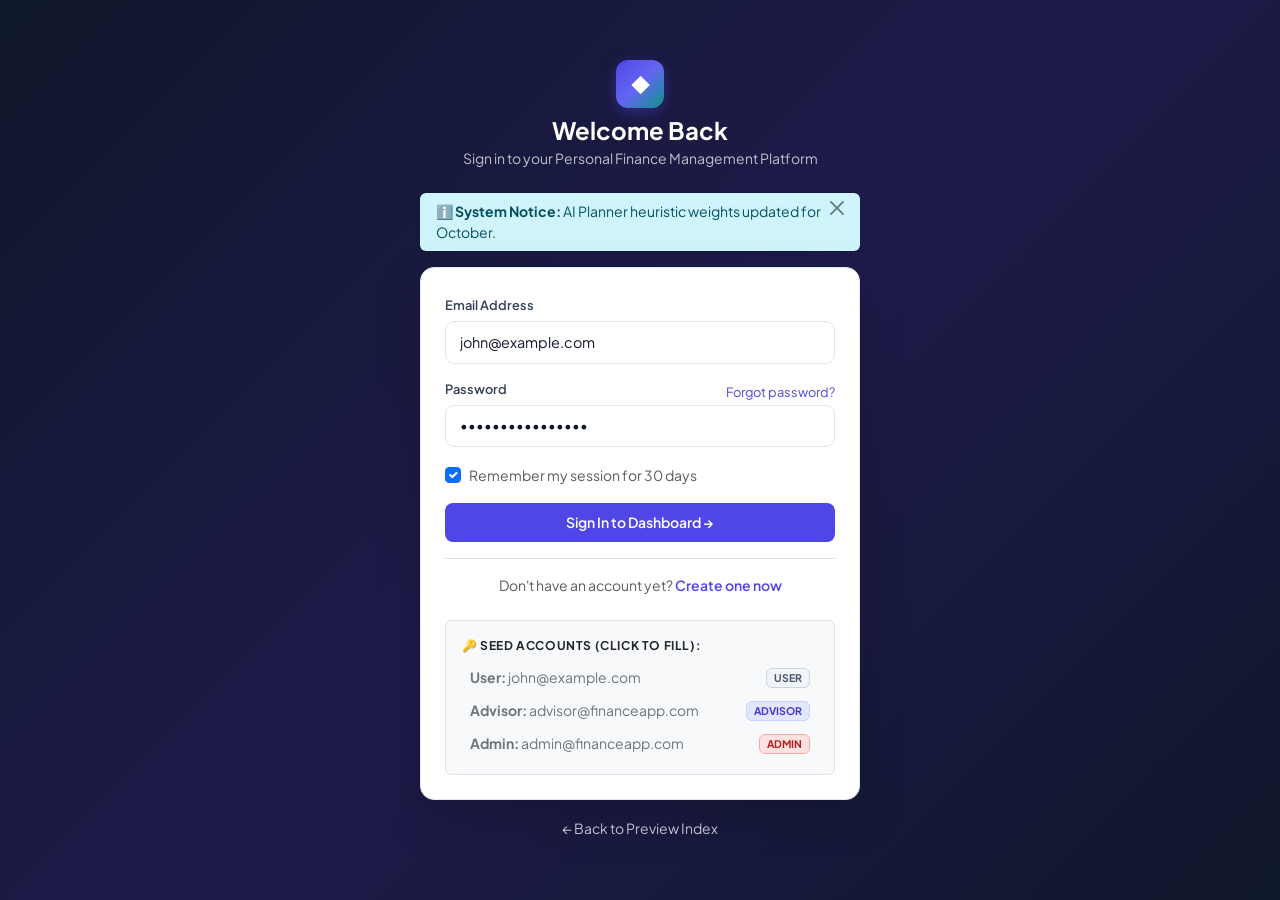
<file: preview/login.html>
<!DOCTYPE html>
<html lang="en">
<head>
    <meta charset="UTF-8">
    <meta name="viewport" content="width=device-width, initial-scale=1.0">
    <title>Sign In - Personal Finance Management Platform</title>
    <link href="https://cdn.jsdelivr.net/npm/bootstrap@5.3.3/dist/css/bootstrap.min.css" rel="stylesheet">
    <link rel="stylesheet" href="css/style.css">
    <style>
        body {
            background: linear-gradient(135deg, #0f172a 0%, #1e1b4b 50%, #0f172a 100%);
            min-height: 100vh;
            display: flex;
            align-items: center;
            justify-content: center;
            padding: 1.5rem;
        }
        .auth-container {
            width: 100%;
            max-width: 440px;
        }
    </style>
</head>
<body>
    <div class="auth-container">
        <!-- Logo Header -->
        <div class="text-center mb-4">
            <div class="d-inline-flex align-items-center justify-content-center mb-2" style="width: 48px; height: 48px; border-radius: 12px; background: var(--primary-gradient); box-shadow: 0 4px 14px rgba(79, 70, 229, 0.4);">
                <span class="text-white fs-4 fw-bold">◆</span>
            </div>
            <h4 class="fw-bold text-white mb-1">Welcome Back</h4>
            <p class="text-light small opacity-75">Sign in to your Personal Finance Management Platform</p>
        </div>

        <!-- Flash Message Alert Area (Demonstration) -->
        <div class="alert alert-info alert-dismissible fade show border-0 shadow-sm small py-2 px-3 mb-3" role="alert">
            <span>ℹ️ <strong>System Notice:</strong> AI Planner heuristic weights updated for October.</span>
            <button type="button" class="btn-close py-2" data-bs-dismiss="alert"></button>
        </div>

        <!-- Login Card -->
        <div class="card card-fintech shadow-lg p-4 p-md-4">
            <form id="loginForm" data-preview-handler="true" data-preview-action="Authenticated">
                <!-- CSRF Token Hidden Field -->
                <input type="hidden" name="csrfToken" value="preview-csrf-token-xyz123">

                <div class="mb-3">
                    <label for="email" class="form-label-clean">Email Address</label>
                    <input type="email" class="form-control form-control-clean" id="email" name="email" 
                           value="john@example.com" placeholder="name@example.com" required>
                    <div class="invalid-feedback small">Please provide a valid registered email address.</div>
                </div>

                <div class="mb-3">
                    <div class="d-flex justify-content-between align-items-center">
                        <label for="password" class="form-label-clean">Password</label>
                        <a href="#" class="small text-decoration-none" style="color: var(--primary-indigo); font-size: 0.8rem;">Forgot password?</a>
                    </div>
                    <input type="password" class="form-control form-control-clean" id="password" name="password" 
                           value="UserPassword123!" placeholder="••••••••" required>
                </div>

                <div class="mb-3 form-check">
                    <input type="checkbox" class="form-check-input" id="rememberMe" checked>
                    <label class="form-check-label small text-muted" for="rememberMe">Remember my session for 30 days</label>
                </div>

                <button type="submit" class="btn btn-indigo w-100 py-2 fw-semibold">Sign In to Dashboard →</button>
            </form>

            <div class="text-center mt-3 pt-3 border-top small text-muted">
                Don't have an account yet? 
                <a href="register.html" class="fw-semibold text-decoration-none" style="color: var(--primary-indigo);">Create one now</a>
            </div>

            <!-- Seed Account Quick Selectors -->
            <div class="mt-4 p-3 rounded bg-light border small">
                <div class="fw-bold text-dark mb-2" style="font-size: 0.75rem; text-transform: uppercase; letter-spacing: 0.05em;">
                    🔑 Seed Accounts (Click to Fill):
                </div>
                <div class="d-flex flex-column gap-1">
                    <a href="user-dashboard.html" class="text-decoration-none d-flex justify-content-between align-items-center text-secondary py-1 px-2 rounded hover-bg" onclick="document.getElementById('email').value='john@example.com'; return false;">
                        <span><strong>User:</strong> john@example.com</span>
                        <span class="badge badge-role-user">USER</span>
                    </a>
                    <a href="advisor-dashboard.html" class="text-decoration-none d-flex justify-content-between align-items-center text-secondary py-1 px-2 rounded hover-bg" onclick="document.getElementById('email').value='advisor@financeapp.com'; return false;">
                        <span><strong>Advisor:</strong> advisor@financeapp.com</span>
                        <span class="badge badge-role-advisor">ADVISOR</span>
                    </a>
                    <a href="admin-users.html" class="text-decoration-none d-flex justify-content-between align-items-center text-secondary py-1 px-2 rounded hover-bg" onclick="document.getElementById('email').value='admin@financeapp.com'; return false;">
                        <span><strong>Admin:</strong> admin@financeapp.com</span>
                        <span class="badge badge-role-admin">ADMIN</span>
                    </a>
                </div>
            </div>
        </div>

        <div class="text-center mt-3">
            <a href="index.html" class="text-light small opacity-75 text-decoration-none">← Back to Preview Index</a>
        </div>
    </div>

    <script src="https://cdn.jsdelivr.net/npm/bootstrap@5.3.3/dist/js/bootstrap.bundle.min.js"></script>
    <script src="js/charts.js"></script>
</body>
</html>
</file>
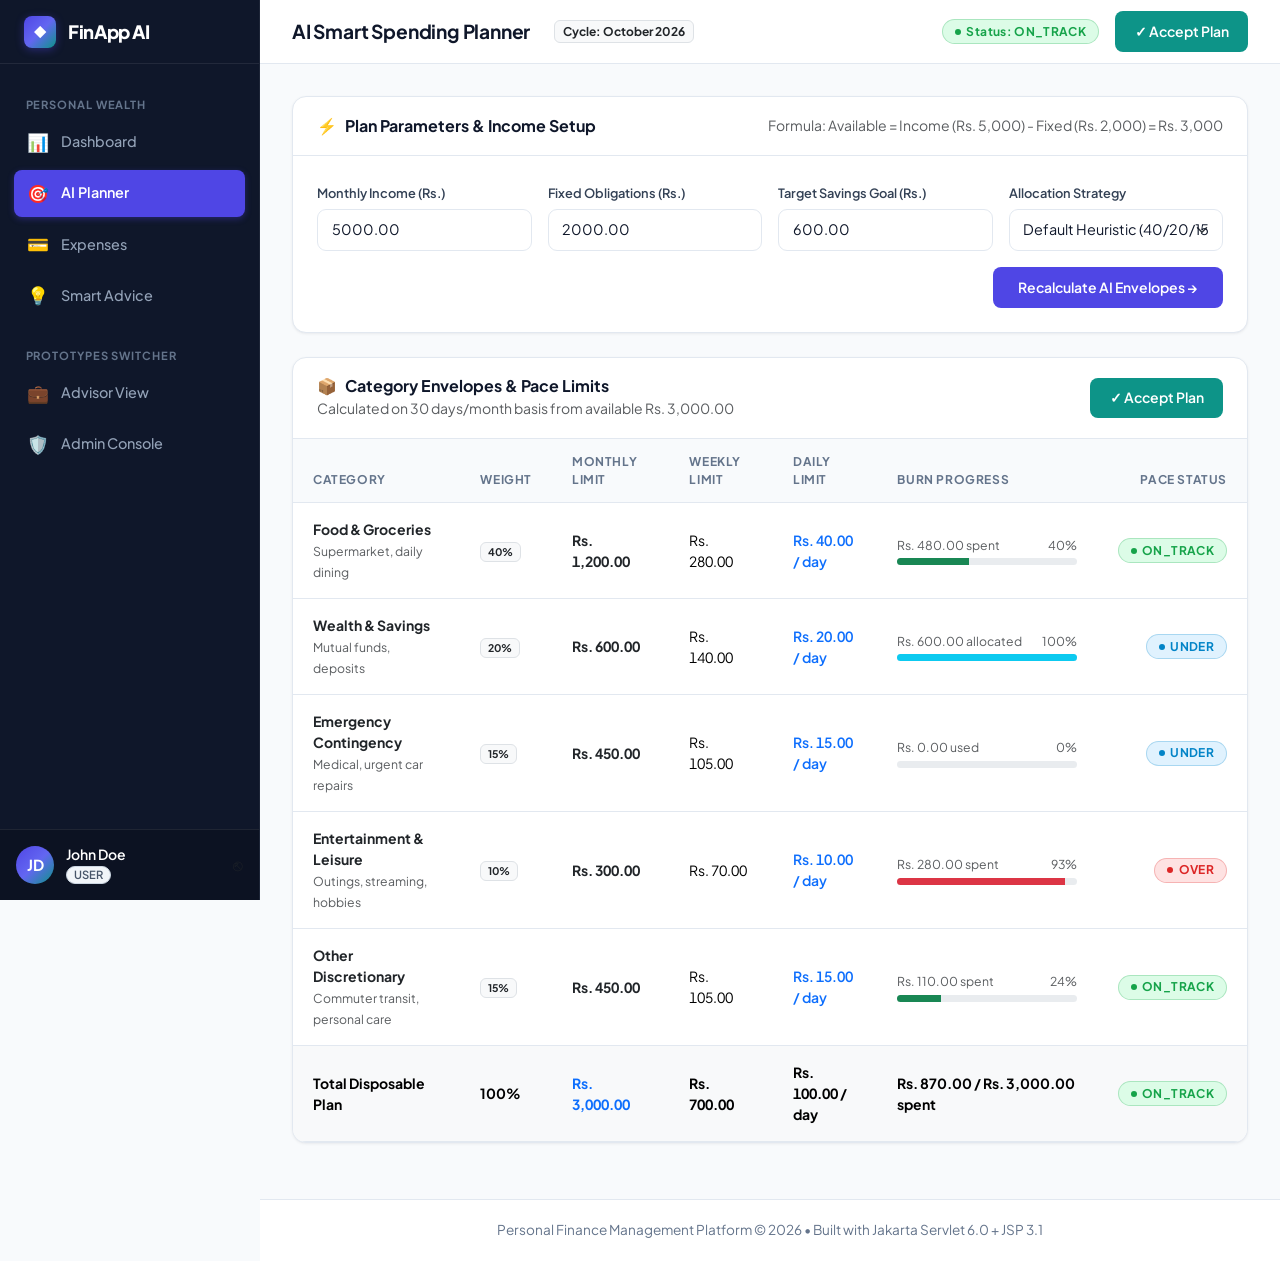
<file: preview/planner.html>
<!DOCTYPE html>
<html lang="en">
<head>
    <meta charset="UTF-8">
    <meta name="viewport" content="width=device-width, initial-scale=1.0">
    <title>AI Smart Spending Planner - Personal Finance Management Platform</title>
    <link href="https://cdn.jsdelivr.net/npm/bootstrap@5.3.3/dist/css/bootstrap.min.css" rel="stylesheet">
    <link rel="stylesheet" href="css/style.css">
</head>
<body>
    <div class="app-wrapper">
        <!-- Sidebar Backdrop for Mobile -->
        <div class="sidebar-backdrop" id="sidebarBackdrop"></div>

        <!-- Fixed Left Sidebar -->
        <aside class="app-sidebar" id="appSidebar">
            <a href="index.html" class="sidebar-brand">
                <span class="brand-icon">◆</span>
                <span>FinApp AI</span>
            </a>

            <div class="sidebar-menu">
                <div class="sidebar-heading">Personal Wealth</div>
                <a href="user-dashboard.html" class="sidebar-nav-item">
                    <span class="nav-icon">📊</span>
                    <span>Dashboard</span>
                </a>
                <a href="planner.html" class="sidebar-nav-item active">
                    <span class="nav-icon">🎯</span>
                    <span>AI Planner</span>
                </a>
                <a href="expenses.html" class="sidebar-nav-item">
                    <span class="nav-icon">💳</span>
                    <span>Expenses</span>
                </a>
                <a href="advice.html" class="sidebar-nav-item">
                    <span class="nav-icon">💡</span>
                    <span>Smart Advice</span>
                </a>

                <div class="sidebar-heading mt-3">Prototypes Switcher</div>
                <a href="advisor-dashboard.html" class="sidebar-nav-item">
                    <span class="nav-icon">💼</span>
                    <span>Advisor View</span>
                </a>
                <a href="admin-users.html" class="sidebar-nav-item">
                    <span class="nav-icon">🛡️</span>
                    <span>Admin Console</span>
                </a>
            </div>

            <div class="sidebar-footer">
                <div class="sidebar-user">
                    <div class="user-avatar">JD</div>
                    <div class="user-info">
                        <div class="user-name">John Doe</div>
                        <span class="badge badge-role-user user-role-badge">USER</span>
                    </div>
                    <a href="login.html" class="ms-auto text-muted text-decoration-none" title="Log Out">⎋</a>
                </div>
            </div>
        </aside>

        <!-- Main Content Area -->
        <div class="app-main">
            <!-- Topbar -->
            <header class="app-topbar">
                <div class="topbar-left">
                    <button class="sidebar-toggle-btn" id="sidebarToggleBtn" aria-label="Toggle Navigation">☰</button>
                    <h1 class="page-title">AI Smart Spending Planner</h1>
                    <span class="badge bg-light text-dark border ms-2">Cycle: October 2026</span>
                </div>

                <div class="topbar-right">
                    <span class="badge badge-status status-ontrack">Status: ON_TRACK</span>
                    <button type="button" class="btn btn-teal btn-sm" onclick="showToast('Plan Accepted', 'AI Smart Spending Plan for October 2026 confirmed and active!')">
                        ✓ Accept Plan
                    </button>
                </div>
            </header>

            <!-- Page Body Content -->
            <main class="app-content">
                <!-- AI Planner Setup Form Card -->
                <div class="card card-fintech mb-4">
                    <div class="card-header-clean">
                        <h6><span>⚡</span> Plan Parameters &amp; Income Setup</h6>
                        <span class="small text-muted">Formula: Available = Income (Rs. 5,000) - Fixed (Rs. 2,000) = Rs. 3,000</span>
                    </div>
                    <div class="card-body-clean">
                        <form data-preview-handler="true" data-preview-action="AI Plan Recalculated">
                            <input type="hidden" name="csrfToken" value="preview-token">
                            <div class="row g-3">
                                <div class="col-md-3">
                                    <label class="form-label-clean">Monthly Income (Rs.)</label>
                                    <input type="number" step="0.01" class="form-control form-control-clean" value="5000.00" required>
                                </div>
                                <div class="col-md-3">
                                    <label class="form-label-clean">Fixed Obligations (Rs.)</label>
                                    <input type="number" step="0.01" class="form-control form-control-clean" value="2000.00" required>
                                </div>
                                <div class="col-md-3">
                                    <label class="form-label-clean">Target Savings Goal (Rs.)</label>
                                    <input type="number" step="0.01" class="form-control form-control-clean" value="600.00" placeholder="Optional">
                                </div>
                                <div class="col-md-3">
                                    <label class="form-label-clean">Allocation Strategy</label>
                                    <select class="form-select form-select-clean">
                                        <option value="default" selected>Default Heuristic (40/20/15/10/15)</option>
                                        <option value="savings">Savings-Focused Dynamic Scaling</option>
                                    </select>
                                </div>
                                <div class="col-12 text-end">
                                    <button type="submit" class="btn btn-indigo btn-sm px-4">Recalculate AI Envelopes →</button>
                                </div>
                            </div>
                        </form>
                    </div>
                </div>

                <!-- Limits & Allocation Envelopes Table -->
                <div class="card card-fintech mb-4">
                    <div class="card-header-clean">
                        <div>
                            <h6 class="mb-0"><span>📦</span> Category Envelopes &amp; Pace Limits</h6>
                            <small class="text-muted">Calculated on 30 days/month basis from available Rs. 3,000.00</small>
                        </div>
                        <button type="button" class="btn btn-teal btn-sm" onclick="showToast('Plan Accepted', 'October 2026 Spending Plan accepted and locked!')">
                            ✓ Accept Plan
                        </button>
                    </div>
                    <div class="table-responsive">
                        <table class="table table-fintech">
                            <thead>
                                <tr>
                                    <th>Category</th>
                                    <th>Weight</th>
                                    <th>Monthly Limit</th>
                                    <th>Weekly Limit</th>
                                    <th>Daily Limit</th>
                                    <th style="width: 220px;">Burn Progress</th>
                                    <th class="text-end">Pace Status</th>
                                </tr>
                            </thead>
                            <tbody>
                                <!-- Food (40%) -->
                                <tr>
                                    <td>
                                        <div class="fw-bold text-dark">Food &amp; Groceries</div>
                                        <small class="text-muted">Supermarket, daily dining</small>
                                    </td>
                                    <td><span class="badge bg-light text-dark border">40%</span></td>
                                    <td class="fw-bold text-dark currency-amount">Rs. 1,200.00</td>
                                    <td class="currency-amount">Rs. 280.00</td>
                                    <td class="fw-semibold text-primary currency-amount">Rs. 40.00 / day</td>
                                    <td>
                                        <div class="d-flex justify-content-between small text-muted mb-1">
                                            <span>Rs. 480.00 spent</span>
                                            <span>40%</span>
                                        </div>
                                        <div class="progress" style="height: 7px;">
                                            <div class="progress-bar bg-success" role="progressbar" style="width: 40%"></div>
                                        </div>
                                    </td>
                                    <td class="text-end">
                                        <span class="badge badge-status status-ontrack">ON_TRACK</span>
                                    </td>
                                </tr>

                                <!-- Savings (20%) -->
                                <tr>
                                    <td>
                                        <div class="fw-bold text-dark">Wealth &amp; Savings</div>
                                        <small class="text-muted">Mutual funds, deposits</small>
                                    </td>
                                    <td><span class="badge bg-light text-dark border">20%</span></td>
                                    <td class="fw-bold text-dark currency-amount">Rs. 600.00</td>
                                    <td class="currency-amount">Rs. 140.00</td>
                                    <td class="fw-semibold text-primary currency-amount">Rs. 20.00 / day</td>
                                    <td>
                                        <div class="d-flex justify-content-between small text-muted mb-1">
                                            <span>Rs. 600.00 allocated</span>
                                            <span>100%</span>
                                        </div>
                                        <div class="progress" style="height: 7px;">
                                            <div class="progress-bar bg-info" role="progressbar" style="width: 100%"></div>
                                        </div>
                                    </td>
                                    <td class="text-end">
                                        <span class="badge badge-status status-under">UNDER</span>
                                    </td>
                                </tr>

                                <!-- Emergency (15%) -->
                                <tr>
                                    <td>
                                        <div class="fw-bold text-dark">Emergency Contingency</div>
                                        <small class="text-muted">Medical, urgent car repairs</small>
                                    </td>
                                    <td><span class="badge bg-light text-dark border">15%</span></td>
                                    <td class="fw-bold text-dark currency-amount">Rs. 450.00</td>
                                    <td class="currency-amount">Rs. 105.00</td>
                                    <td class="fw-semibold text-primary currency-amount">Rs. 15.00 / day</td>
                                    <td>
                                        <div class="d-flex justify-content-between small text-muted mb-1">
                                            <span>Rs. 0.00 used</span>
                                            <span>0%</span>
                                        </div>
                                        <div class="progress" style="height: 7px;">
                                            <div class="progress-bar bg-info" role="progressbar" style="width: 0%"></div>
                                        </div>
                                    </td>
                                    <td class="text-end">
                                        <span class="badge badge-status status-under">UNDER</span>
                                    </td>
                                </tr>

                                <!-- Entertainment (10%) -->
                                <tr>
                                    <td>
                                        <div class="fw-bold text-dark">Entertainment &amp; Leisure</div>
                                        <small class="text-muted">Outings, streaming, hobbies</small>
                                    </td>
                                    <td><span class="badge bg-light text-dark border">10%</span></td>
                                    <td class="fw-bold text-dark currency-amount">Rs. 300.00</td>
                                    <td class="currency-amount">Rs. 70.00</td>
                                    <td class="fw-semibold text-primary currency-amount">Rs. 10.00 / day</td>
                                    <td>
                                        <div class="d-flex justify-content-between small text-muted mb-1">
                                            <span>Rs. 280.00 spent</span>
                                            <span>93%</span>
                                        </div>
                                        <div class="progress" style="height: 7px;">
                                            <div class="progress-bar bg-danger" role="progressbar" style="width: 93%"></div>
                                        </div>
                                    </td>
                                    <td class="text-end">
                                        <span class="badge badge-status status-over">OVER</span>
                                    </td>
                                </tr>

                                <!-- Other (15%) -->
                                <tr>
                                    <td>
                                        <div class="fw-bold text-dark">Other Discretionary</div>
                                        <small class="text-muted">Commuter transit, personal care</small>
                                    </td>
                                    <td><span class="badge bg-light text-dark border">15%</span></td>
                                    <td class="fw-bold text-dark currency-amount">Rs. 450.00</td>
                                    <td class="currency-amount">Rs. 105.00</td>
                                    <td class="fw-semibold text-primary currency-amount">Rs. 15.00 / day</td>
                                    <td>
                                        <div class="d-flex justify-content-between small text-muted mb-1">
                                            <span>Rs. 110.00 spent</span>
                                            <span>24%</span>
                                        </div>
                                        <div class="progress" style="height: 7px;">
                                            <div class="progress-bar bg-success" role="progressbar" style="width: 24%"></div>
                                        </div>
                                    </td>
                                    <td class="text-end">
                                        <span class="badge badge-status status-ontrack">ON_TRACK</span>
                                    </td>
                                </tr>
                            </tbody>
                            <tfoot class="table-light">
                                <tr class="fw-bold">
                                    <td>Total Disposable Plan</td>
                                    <td>100%</td>
                                    <td class="text-primary currency-amount">Rs. 3,000.00</td>
                                    <td class="currency-amount">Rs. 700.00</td>
                                    <td class="currency-amount">Rs. 100.00 / day</td>
                                    <td>Rs. 870.00 / Rs. 3,000.00 spent</td>
                                    <td class="text-end"><span class="badge badge-status status-ontrack">ON_TRACK</span></td>
                                </tr>
                            </tfoot>
                        </table>
                    </div>
                </div>
            </main>

            <!-- App Footer -->
            <footer class="app-footer">
                Personal Finance Management Platform &copy; 2026 • Built with Jakarta Servlet 6.0 + JSP 3.1
            </footer>
        </div>
    </div>

    <!-- Toast Container -->
    <div class="toast-container-custom"></div>

    <script src="https://cdn.jsdelivr.net/npm/bootstrap@5.3.3/dist/js/bootstrap.bundle.min.js"></script>
    <script src="js/charts.js"></script>
</body>
</html>
</file>
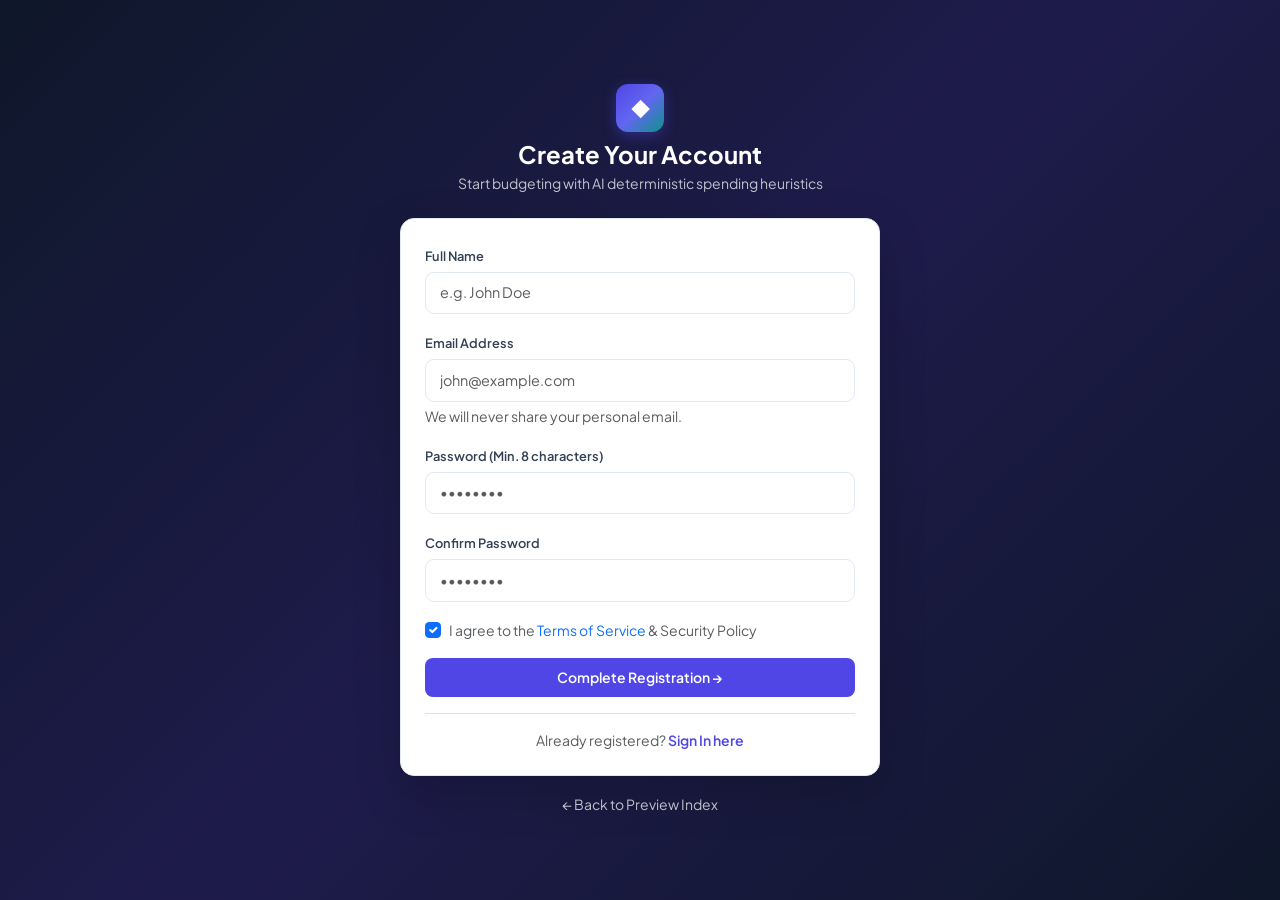
<file: preview/register.html>
<!DOCTYPE html>
<html lang="en">
<head>
    <meta charset="UTF-8">
    <meta name="viewport" content="width=device-width, initial-scale=1.0">
    <title>Create Account - Personal Finance Management Platform</title>
    <link href="https://cdn.jsdelivr.net/npm/bootstrap@5.3.3/dist/css/bootstrap.min.css" rel="stylesheet">
    <link rel="stylesheet" href="css/style.css">
    <style>
        body {
            background: linear-gradient(135deg, #0f172a 0%, #1e1b4b 50%, #0f172a 100%);
            min-height: 100vh;
            display: flex;
            align-items: center;
            justify-content: center;
            padding: 1.5rem;
        }
        .auth-container {
            width: 100%;
            max-width: 480px;
        }
    </style>
</head>
<body>
    <div class="auth-container">
        <!-- Logo Header -->
        <div class="text-center mb-4">
            <div class="d-inline-flex align-items-center justify-content-center mb-2" style="width: 48px; height: 48px; border-radius: 12px; background: var(--primary-gradient); box-shadow: 0 4px 14px rgba(79, 70, 229, 0.4);">
                <span class="text-white fs-4 fw-bold">◆</span>
            </div>
            <h4 class="fw-bold text-white mb-1">Create Your Account</h4>
            <p class="text-light small opacity-75">Start budgeting with AI deterministic spending heuristics</p>
        </div>

        <!-- Registration Card -->
        <div class="card card-fintech shadow-lg p-4 p-md-4">
            <form id="registerForm" data-preview-handler="true" data-preview-action="Registered">
                <!-- CSRF Token Hidden Field -->
                <input type="hidden" name="csrfToken" value="preview-csrf-token-xyz123">

                <div class="mb-3">
                    <label for="regName" class="form-label-clean">Full Name</label>
                    <input type="text" class="form-control form-control-clean" id="regName" name="name" 
                           placeholder="e.g. John Doe" required>
                </div>

                <div class="mb-3">
                    <label for="regEmail" class="form-label-clean">Email Address</label>
                    <input type="email" class="form-control form-control-clean" id="regEmail" name="email" 
                           placeholder="john@example.com" required>
                    <div class="form-text small text-muted">We will never share your personal email.</div>
                </div>

                <div class="mb-3">
                    <label for="regPassword" class="form-label-clean">Password (Min. 8 characters)</label>
                    <input type="password" class="form-control form-control-clean" id="regPassword" name="password" 
                           placeholder="••••••••" minlength="8" required>
                </div>

                <div class="mb-3">
                    <label for="regConfirmPassword" class="form-label-clean">Confirm Password</label>
                    <input type="password" class="form-control form-control-clean" id="regConfirmPassword" name="confirmPassword" 
                           placeholder="••••••••" minlength="8" required>
                </div>

                <div class="mb-3 form-check">
                    <input type="checkbox" class="form-check-input" id="termsCheck" required checked>
                    <label class="form-check-label small text-muted" for="termsCheck">
                        I agree to the <a href="#" class="text-decoration-none">Terms of Service</a> &amp; Security Policy
                    </label>
                </div>

                <button type="submit" class="btn btn-indigo w-100 py-2 fw-semibold">Complete Registration →</button>
            </form>

            <div class="text-center mt-3 pt-3 border-top small text-muted">
                Already registered? 
                <a href="login.html" class="fw-semibold text-decoration-none" style="color: var(--primary-indigo);">Sign In here</a>
            </div>
        </div>

        <div class="text-center mt-3">
            <a href="index.html" class="text-light small opacity-75 text-decoration-none">← Back to Preview Index</a>
        </div>
    </div>

    <script src="https://cdn.jsdelivr.net/npm/bootstrap@5.3.3/dist/js/bootstrap.bundle.min.js"></script>
    <script src="js/charts.js"></script>
</body>
</html>
</file>
<file: preview/css/style.css>
/* ==========================================================================
   Personal Finance Management Platform - Modern Fintech Design System
   Stack: Bootstrap 5.3 + Chart.js + Vanilla CSS & JS
   ========================================================================== */

@import url('https://fonts.googleapis.com/css2?family=Plus+Jakarta+Sans:wght@300;400;500;600;700;800&family=JetBrains+Mono:wght@400;500&display=swap');

:root {
    /* Color Palette */
    --primary-indigo: #4f46e5;
    --primary-indigo-dark: #3730a3;
    --primary-indigo-light: #818cf8;
    --primary-gradient: linear-gradient(135deg, #4f46e5 0%, #6366f1 50%, #0d9488 100%);
    
    --accent-teal: #0d9488;
    --accent-teal-light: #14b8a6;
    --accent-teal-subtle: #ccfbf1;
    
    --bg-page: #f8fafc;
    --bg-card: #ffffff;
    --bg-surface: #f1f5f9;
    
    --sidebar-bg: #0f172a;
    --sidebar-surface: #1e293b;
    --sidebar-hover: rgba(255, 255, 255, 0.08);
    --sidebar-text: #94a3b8;
    --sidebar-text-active: #ffffff;
    
    --text-main: #0f172a;
    --text-muted: #64748b;
    --text-light: #94a3b8;
    --border-subtle: #e2e8f0;
    --border-card: #e2e8f0;
    
    /* Status Colors */
    --status-under: #0284c7;        /* Blue */
    --status-under-bg: #e0f2fe;
    --status-ontrack: #16a34a;      /* Green */
    --status-ontrack-bg: #dcfce7;
    --status-over: #dc2626;         /* Red */
    --status-over-bg: #fee2e2;
    
    /* Layout Dimensions */
    --sidebar-width: 260px;
    --topbar-height: 64px;
    
    /* Elevation Shadows */
    --shadow-card: 0 1px 3px 0 rgba(15, 23, 42, 0.06), 0 1px 2px -1px rgba(15, 23, 42, 0.04);
    --shadow-hover: 0 10px 15px -3px rgba(15, 23, 42, 0.08), 0 4px 6px -4px rgba(15, 23, 42, 0.04);
    --shadow-popover: 0 20px 25px -5px rgba(15, 23, 42, 0.1), 0 8px 10px -6px rgba(15, 23, 42, 0.05);
}

/* Base Resets */
*, *::before, *::after {
    box-sizing: border-box;
}

body {
    font-family: 'Plus Jakarta Sans', -apple-system, BlinkMacSystemFont, 'Segoe UI', Roboto, sans-serif;
    background-color: var(--bg-page);
    color: var(--text-main);
    margin: 0;
    padding: 0;
    min-height: 100vh;
    overflow-x: hidden;
    -webkit-font-smoothing: antialiased;
}

/* ==========================================================================
   Layout Architecture: Sidebar & Topbar
   ========================================================================== */

.app-wrapper {
    display: flex;
    min-height: 100vh;
}

/* Fixed Sidebar */
.app-sidebar {
    width: var(--sidebar-width);
    background-color: var(--sidebar-bg);
    color: var(--sidebar-text);
    position: fixed;
    top: 0;
    bottom: 0;
    left: 0;
    z-index: 1040;
    display: flex;
    flex-direction: column;
    transition: transform 0.25s cubic-bezier(0.4, 0, 0.2, 1);
    border-right: 1px solid rgba(255, 255, 255, 0.06);
}

.sidebar-brand {
    height: var(--topbar-height);
    display: flex;
    align-items: center;
    padding: 0 1.5rem;
    font-size: 1.15rem;
    font-weight: 800;
    letter-spacing: -0.02em;
    color: #ffffff;
    text-decoration: none;
    border-bottom: 1px solid rgba(255, 255, 255, 0.08);
}

.sidebar-brand .brand-icon {
    width: 32px;
    height: 32px;
    border-radius: 8px;
    background: var(--primary-gradient);
    display: inline-flex;
    align-items: center;
    justify-content: center;
    color: #ffffff;
    margin-right: 0.75rem;
    font-size: 1rem;
    box-shadow: 0 2px 8px rgba(79, 70, 229, 0.4);
}

.sidebar-menu {
    flex: 1;
    overflow-y: auto;
    padding: 1.25rem 0.85rem;
}

.sidebar-heading {
    font-size: 0.7rem;
    text-transform: uppercase;
    letter-spacing: 0.08em;
    font-weight: 700;
    color: #64748b;
    padding: 0.75rem 0.75rem 0.35rem 0.75rem;
}

.sidebar-nav-item {
    display: flex;
    align-items: center;
    gap: 0.75rem;
    padding: 0.65rem 0.85rem;
    border-radius: 8px;
    color: var(--sidebar-text);
    text-decoration: none;
    font-size: 0.9rem;
    font-weight: 500;
    transition: all 0.15s ease-in-out;
    margin-bottom: 0.25rem;
}

.sidebar-nav-item:hover {
    color: #ffffff;
    background-color: var(--sidebar-hover);
}

.sidebar-nav-item.active {
    color: #ffffff;
    background-color: var(--primary-indigo);
    box-shadow: 0 2px 6px rgba(79, 70, 229, 0.35);
    font-weight: 600;
}

.sidebar-nav-item .nav-icon {
    font-size: 1.1rem;
    width: 22px;
    text-align: center;
    display: inline-flex;
    align-items: center;
    justify-content: center;
}

.sidebar-footer {
    padding: 1rem;
    border-top: 1px solid rgba(255, 255, 255, 0.08);
    background-color: rgba(0, 0, 0, 0.2);
}

.sidebar-user {
    display: flex;
    align-items: center;
    gap: 0.75rem;
}

.user-avatar {
    width: 38px;
    height: 38px;
    border-radius: 50%;
    background: var(--primary-gradient);
    color: #ffffff;
    font-weight: 700;
    display: flex;
    align-items: center;
    justify-content: center;
    font-size: 0.95rem;
    flex-shrink: 0;
}

.user-info {
    overflow: hidden;
    line-height: 1.25;
}

.user-name {
    color: #ffffff;
    font-size: 0.875rem;
    font-weight: 600;
    white-space: nowrap;
    text-overflow: ellipsis;
    overflow: hidden;
}

.user-role-badge {
    font-size: 0.7rem;
    padding: 0.15rem 0.45rem;
    border-radius: 9999px;
    font-weight: 600;
    text-transform: uppercase;
}

/* App Main Container */
.app-main {
    flex: 1;
    margin-left: var(--sidebar-width);
    display: flex;
    flex-direction: column;
    min-width: 0;
    min-height: 100vh;
    transition: margin-left 0.25s cubic-bezier(0.4, 0, 0.2, 1);
}

/* App Topbar */
.app-topbar {
    height: var(--topbar-height);
    background-color: var(--bg-card);
    border-bottom: 1px solid var(--border-subtle);
    display: flex;
    align-items: center;
    justify-content: space-between;
    padding: 0 2rem;
    position: sticky;
    top: 0;
    z-index: 1020;
    backdrop-filter: blur(8px);
}

.topbar-left {
    display: flex;
    align-items: center;
    gap: 1rem;
}

.page-title {
    font-size: 1.2rem;
    font-weight: 700;
    color: var(--text-main);
    margin: 0;
    letter-spacing: -0.01em;
}

.topbar-right {
    display: flex;
    align-items: center;
    gap: 1rem;
}

.sidebar-toggle-btn {
    display: none;
    background: transparent;
    border: none;
    font-size: 1.35rem;
    color: var(--text-main);
    cursor: pointer;
    padding: 0.25rem;
}

.icon-btn {
    width: 38px;
    height: 38px;
    border-radius: 9px;
    background: var(--bg-surface);
    border: 1px solid var(--border-subtle);
    color: var(--text-muted);
    display: inline-flex;
    align-items: center;
    justify-content: center;
    cursor: pointer;
    position: relative;
    transition: all 0.15s ease-in-out;
    text-decoration: none;
}

.icon-btn:hover {
    background: #e2e8f0;
    color: var(--text-main);
}

.icon-badge {
    position: absolute;
    top: -4px;
    right: -4px;
    background: var(--status-over);
    color: #ffffff;
    font-size: 0.65rem;
    font-weight: 700;
    min-width: 17px;
    height: 17px;
    border-radius: 9999px;
    display: flex;
    align-items: center;
    justify-content: center;
    border: 2px solid #ffffff;
}

/* Content Area */
.app-content {
    flex: 1;
    padding: 2rem;
}

.app-footer {
    padding: 1.25rem 2rem;
    background: var(--bg-card);
    border-top: 1px solid var(--border-subtle);
    font-size: 0.85rem;
    color: var(--text-muted);
    text-align: center;
}

/* ==========================================================================
   Cards & Component Utilities
   ========================================================================== */

.card-fintech {
    background: var(--bg-card);
    border: 1px solid var(--border-card);
    border-radius: 14px;
    box-shadow: var(--shadow-card);
    transition: box-shadow 0.2s ease, border-color 0.2s ease;
    overflow: hidden;
}

.card-fintech:hover {
    box-shadow: var(--shadow-hover);
}

.card-fintech .card-header-clean {
    background: transparent;
    border-bottom: 1px solid var(--border-subtle);
    padding: 1.15rem 1.5rem;
    display: flex;
    align-items: center;
    justify-content: space-between;
}

.card-fintech .card-header-clean h5,
.card-fintech .card-header-clean h6 {
    margin: 0;
    font-weight: 700;
    color: var(--text-main);
    display: flex;
    align-items: center;
    gap: 0.5rem;
}

.card-fintech .card-body-clean {
    padding: 1.5rem;
}

/* Metric / Summary Cards */
.metric-card {
    padding: 1.35rem 1.5rem;
    position: relative;
}

.metric-header {
    display: flex;
    align-items: center;
    justify-content: space-between;
    margin-bottom: 0.75rem;
}

.metric-title {
    font-size: 0.825rem;
    font-weight: 600;
    text-transform: uppercase;
    letter-spacing: 0.05em;
    color: var(--text-muted);
}

.metric-icon-pill {
    width: 36px;
    height: 36px;
    border-radius: 10px;
    display: flex;
    align-items: center;
    justify-content: center;
    font-size: 1.1rem;
}

.metric-value {
    font-size: 1.75rem;
    font-weight: 800;
    color: var(--text-main);
    letter-spacing: -0.03em;
    line-height: 1.2;
    margin-bottom: 0.35rem;
}

.metric-sub {
    font-size: 0.825rem;
    color: var(--text-muted);
    display: flex;
    align-items: center;
    gap: 0.4rem;
}

/* ==========================================================================
   Badges: Specific Requirements (UNDER, ON_TRACK, OVER)
   ========================================================================== */

.badge-status {
    padding: 0.35rem 0.75rem;
    border-radius: 9999px;
    font-size: 0.75rem;
    font-weight: 700;
    letter-spacing: 0.03em;
    display: inline-flex;
    align-items: center;
    gap: 0.35rem;
}

.badge-status::before {
    content: '';
    display: inline-block;
    width: 6px;
    height: 6px;
    border-radius: 50%;
}

.badge-status.status-under {
    background-color: var(--status-under-bg);
    color: var(--status-under);
    border: 1px solid rgba(2, 132, 199, 0.25);
}
.badge-status.status-under::before {
    background-color: var(--status-under);
}

.badge-status.status-ontrack {
    background-color: var(--status-ontrack-bg);
    color: var(--status-ontrack);
    border: 1px solid rgba(22, 163, 74, 0.25);
}
.badge-status.status-ontrack::before {
    background-color: var(--status-ontrack);
}

.badge-status.status-over {
    background-color: var(--status-over-bg);
    color: var(--status-over);
    border: 1px solid rgba(220, 38, 38, 0.25);
}
.badge-status.status-over::before {
    background-color: var(--status-over);
}

/* Role Badges */
.badge-role-admin {
    background-color: #fee2e2;
    color: #b91c1c;
    border: 1px solid #fca5a5;
}
.badge-role-advisor {
    background-color: #e0e7ff;
    color: #4338ca;
    border: 1px solid #c7d2fe;
}
.badge-role-user {
    background-color: #f1f5f9;
    color: #475569;
    border: 1px solid #cbd5e1;
}

/* Currency Styling */
.currency-amount {
    font-family: 'Plus Jakarta Sans', sans-serif;
    font-feature-settings: "tnum";
    font-variant-numeric: tabular-nums;
}

/* ==========================================================================
   Explainable Advice Cards
   ========================================================================== */

.advice-card {
    border-left: 4px solid var(--primary-indigo);
    background: #ffffff;
    border-radius: 12px;
    padding: 1.25rem 1.5rem;
    box-shadow: var(--shadow-card);
    margin-bottom: 1rem;
    transition: transform 0.2s ease, box-shadow 0.2s ease;
}

.advice-card:hover {
    transform: translateY(-2px);
    box-shadow: var(--shadow-hover);
}

.advice-card.advice-over {
    border-left-color: var(--status-over);
    background: linear-gradient(to right, #fff5f5, #ffffff 15%);
}

.advice-card.advice-surplus {
    border-left-color: var(--status-under);
    background: linear-gradient(to right, #f0f9ff, #ffffff 15%);
}

.advice-card.advice-ontrack {
    border-left-color: var(--status-ontrack);
    background: linear-gradient(to right, #f0fdf4, #ffffff 15%);
}

.advice-rule-chip {
    font-family: 'JetBrains Mono', monospace;
    font-size: 0.725rem;
    background: rgba(15, 23, 42, 0.06);
    color: #334155;
    padding: 0.2rem 0.5rem;
    border-radius: 6px;
    font-weight: 500;
}

/* ==========================================================================
   Tables & Data Presentation
   ========================================================================== */

.table-fintech {
    width: 100%;
    margin-bottom: 0;
    color: var(--text-main);
    vertical-align: middle;
}

.table-fintech th {
    background-color: #f8fafc;
    color: var(--text-muted);
    font-size: 0.75rem;
    font-weight: 700;
    text-transform: uppercase;
    letter-spacing: 0.05em;
    padding: 0.85rem 1.25rem;
    border-bottom: 1px solid var(--border-subtle);
    border-top: none;
}

.table-fintech td {
    padding: 1rem 1.25rem;
    border-bottom: 1px solid var(--border-subtle);
    font-size: 0.875rem;
}

.table-fintech tbody tr {
    transition: background-color 0.15s ease;
}

.table-fintech tbody tr:hover {
    background-color: #f8fafc;
}

/* ==========================================================================
   Form Controls & Validation
   ========================================================================== */

.form-label-clean {
    font-size: 0.8rem;
    font-weight: 600;
    color: #334155;
    margin-bottom: 0.35rem;
}

.form-control-clean, .form-select-clean {
    border-radius: 9px;
    border: 1px solid var(--border-subtle);
    padding: 0.6rem 0.85rem;
    font-size: 0.9rem;
    color: var(--text-main);
    background-color: #ffffff;
    transition: border-color 0.15s ease, box-shadow 0.15s ease;
}

.form-control-clean:focus, .form-select-clean:focus {
    border-color: var(--primary-indigo);
    box-shadow: 0 0 0 3px rgba(79, 70, 229, 0.15);
    outline: none;
}

/* Buttons */
.btn-indigo {
    background-color: var(--primary-indigo);
    color: #ffffff;
    border: 1px solid transparent;
    border-radius: 8px;
    font-weight: 600;
    padding: 0.55rem 1.15rem;
    font-size: 0.875rem;
    transition: all 0.15s ease;
}

.btn-indigo:hover, .btn-indigo:focus {
    background-color: var(--primary-indigo-dark);
    color: #ffffff;
    box-shadow: 0 4px 10px rgba(79, 70, 229, 0.25);
}

.btn-teal {
    background-color: var(--accent-teal);
    color: #ffffff;
    border: 1px solid transparent;
    border-radius: 8px;
    font-weight: 600;
    padding: 0.55rem 1.15rem;
    font-size: 0.875rem;
    transition: all 0.15s ease;
}

.btn-teal:hover, .btn-teal:focus {
    background-color: #0f766e;
    color: #ffffff;
    box-shadow: 0 4px 10px rgba(13, 148, 136, 0.25);
}

/* Empty States */
.empty-state {
    padding: 3.5rem 1.5rem;
    text-align: center;
}

.empty-state-icon {
    width: 64px;
    height: 64px;
    border-radius: 50%;
    background: #f1f5f9;
    color: #94a3b8;
    display: inline-flex;
    align-items: center;
    justify-content: center;
    font-size: 1.75rem;
    margin-bottom: 1.25rem;
}

.empty-state-title {
    font-size: 1.1rem;
    font-weight: 700;
    color: var(--text-main);
    margin-bottom: 0.35rem;
}

.empty-state-desc {
    color: var(--text-muted);
    font-size: 0.875rem;
    max-width: 380px;
    margin: 0 auto 1.5rem auto;
}

/* ==========================================================================
   Toast Notification Styling
   ========================================================================== */

.toast-container-custom {
    position: fixed;
    top: 1.5rem;
    right: 1.5rem;
    z-index: 1090;
}

.toast-clean {
    background: #ffffff;
    border-radius: 10px;
    border: 1px solid var(--border-subtle);
    box-shadow: var(--shadow-popover);
    min-width: 300px;
}

/* ==========================================================================
   Mobile Responsive Drawer
   ========================================================================== */

.sidebar-backdrop {
    display: none;
    position: fixed;
    top: 0;
    left: 0;
    right: 0;
    bottom: 0;
    background: rgba(15, 23, 42, 0.6);
    backdrop-filter: blur(4px);
    z-index: 1030;
}

@media (max-width: 991.98px) {
    .app-sidebar {
        transform: translateX(-100%);
    }

    .app-sidebar.show {
        transform: translateX(0);
    }

    .sidebar-backdrop.show {
        display: block;
    }

    .app-main {
        margin-left: 0;
    }

    .sidebar-toggle-btn {
        display: inline-flex;
    }

    .app-topbar {
        padding: 0 1rem;
    }

    .app-content {
        padding: 1rem;
    }
}
</file>
